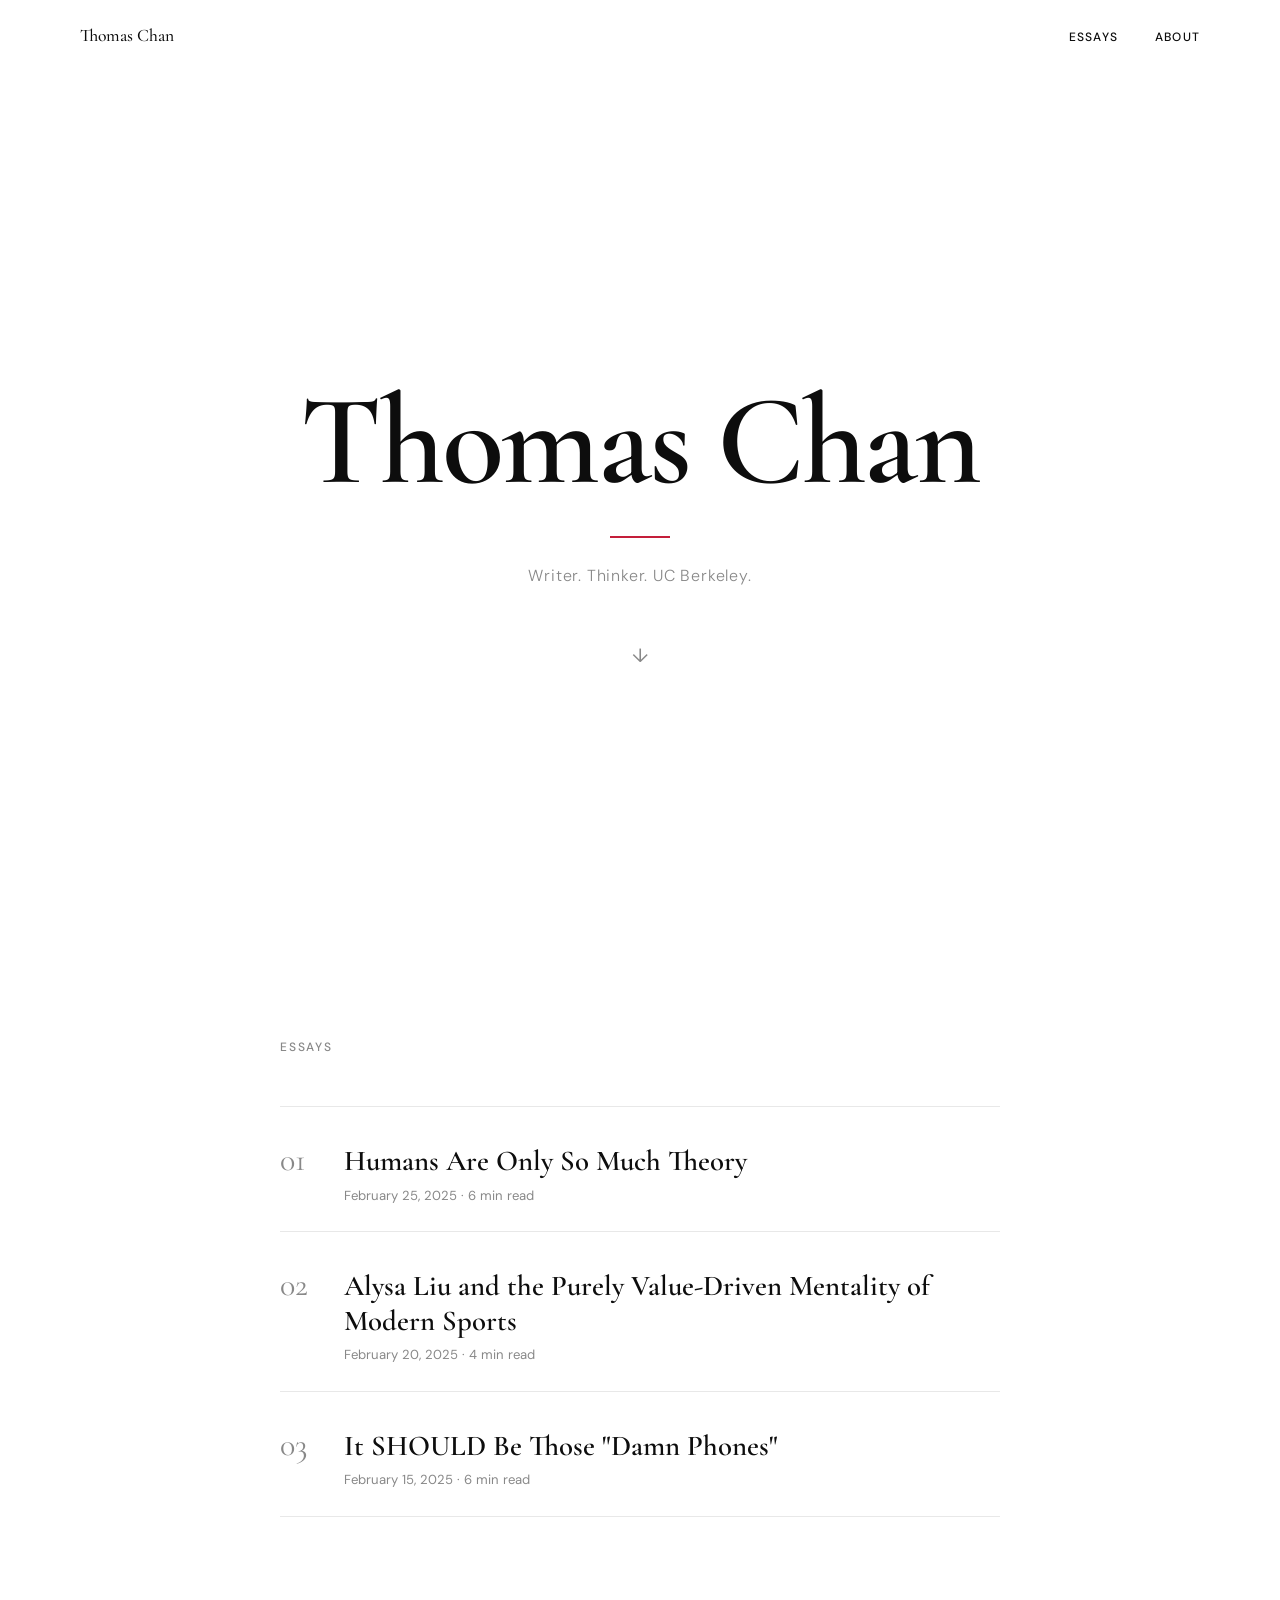
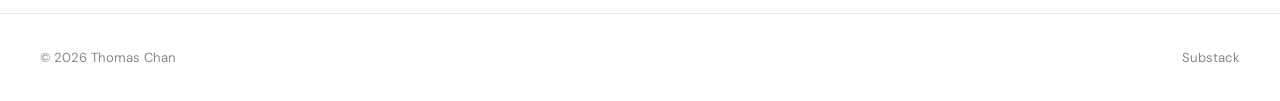
<file: index.html>
<!doctype html><html lang=en-us><head><meta name=generator content="Hugo 0.157.0"><meta charset=utf-8><meta name=viewport content="width=device-width,initial-scale=1"><title>Thomas Chan</title><meta name=description content="Writer. Thinker. UC Berkeley."><link rel=preconnect href=https://fonts.googleapis.com><link rel=preconnect href=https://fonts.gstatic.com crossorigin><link href="https://fonts.googleapis.com/css2?family=Cormorant+Garamond:ital,wght@0,400;0,500;0,600;1,400;1,500;1,600&family=DM+Sans:wght@300;400;500&display=swap" rel=stylesheet><link rel=stylesheet href=https://realchese.github.io/thomasc52/css/main.css></head><body><header class=site-header id=site-header><div class=header-inner><a href=https://realchese.github.io/ class=site-name>Thomas Chan</a><nav><a href=https://realchese.github.io/thomasc52/posts/>Essays</a>
<a href=https://realchese.github.io/thomasc52/about/>About</a></nav></div></header><main><section class=hero><div class=hero-content><h1 class=hero-name>Thomas Chan</h1><div class=hero-rule></div><p class=hero-tagline>Writer. Thinker. UC Berkeley.</p><div class=scroll-indicator>↓</div></div></section><section class=essay-list-section><h2 class=section-heading>Essays</h2><a href=/thomasc52/posts/humans-are-only-so-much-theory/ class=essay-card><span class=essay-number>01</span><div class=essay-info><span class=essay-title>Humans Are Only So Much Theory</span>
<span class=essay-meta>February 25, 2025 · 6 min read</span></div></a><a href=/thomasc52/posts/alysa-liu-value-driven-mentality/ class=essay-card><span class=essay-number>02</span><div class=essay-info><span class=essay-title>Alysa Liu and the Purely Value-Driven Mentality of Modern Sports</span>
<span class=essay-meta>February 20, 2025 · 4 min read</span></div></a><a href=/thomasc52/posts/it-should-be-those-damn-phones/ class=essay-card><span class=essay-number>03</span><div class=essay-info><span class=essay-title>It SHOULD Be Those "Damn Phones"</span>
<span class=essay-meta>February 15, 2025 · 6 min read</span></div></a></section></main><footer class=site-footer><div class=footer-inner><span>&copy; 2026 Thomas Chan</span>
<a href=https://thomaschan52.substack.com target=_blank rel=noopener>Substack</a></div></footer><script>const header=document.getElementById("site-header");window.addEventListener("scroll",()=>{header.classList.toggle("scrolled",window.scrollY>50)})</script></body></html>
</file>
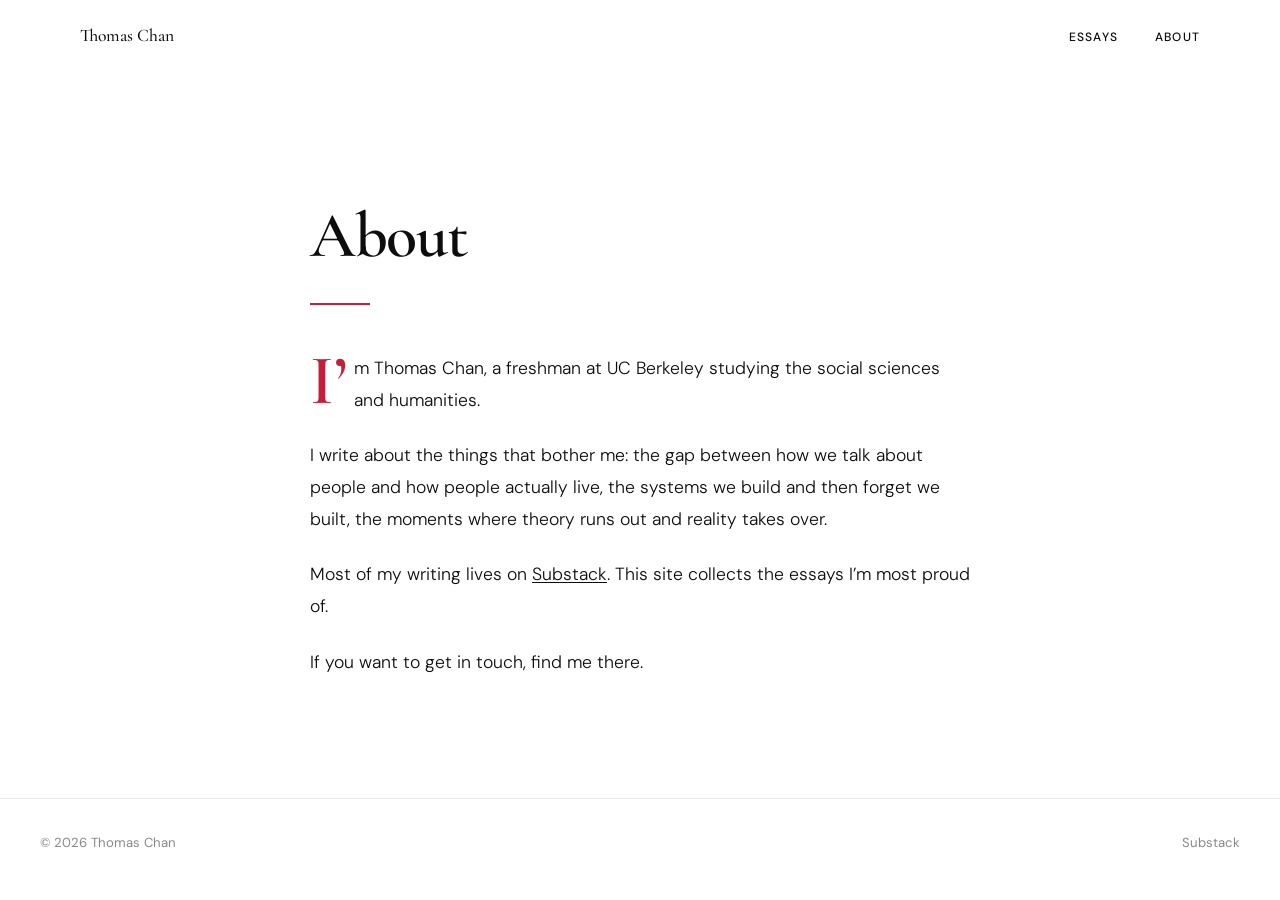
<file: about/index.html>
<!doctype html><html lang=en-us><head><meta charset=utf-8><meta name=viewport content="width=device-width,initial-scale=1"><title>About — Thomas Chan</title><meta name=description content="Writer. Thinker. UC Berkeley."><link rel=preconnect href=https://fonts.googleapis.com><link rel=preconnect href=https://fonts.gstatic.com crossorigin><link href="https://fonts.googleapis.com/css2?family=Cormorant+Garamond:ital,wght@0,400;0,500;0,600;1,400;1,500;1,600&family=DM+Sans:wght@300;400;500&display=swap" rel=stylesheet><link rel=stylesheet href=https://realchese.github.io/thomasc52/css/main.css></head><body><header class=site-header id=site-header><div class=header-inner><a href=https://realchese.github.io/ class=site-name>Thomas Chan</a><nav><a href=https://realchese.github.io/thomasc52/posts/>Essays</a>
<a href=https://realchese.github.io/thomasc52/about/>About</a></nav></div></header><main><article class=article><header class=article-header><h1 class=article-title>About</h1><div class=hero-rule></div></header><div class="article-body drop-cap"><p>I&rsquo;m Thomas Chan, a freshman at UC Berkeley studying the social sciences and humanities.</p><p>I write about the things that bother me: the gap between how we talk about people and how people actually live, the systems we build and then forget we built, the moments where theory runs out and reality takes over.</p><p>Most of my writing lives on <a href=https://thomaschan52.substack.com>Substack</a>. This site collects the essays I&rsquo;m most proud of.</p><p>If you want to get in touch, find me there.</p></div></article></main><footer class=site-footer><div class=footer-inner><span>&copy; 2026 Thomas Chan</span>
<a href=https://thomaschan52.substack.com target=_blank rel=noopener>Substack</a></div></footer><script>const header=document.getElementById("site-header");window.addEventListener("scroll",()=>{header.classList.toggle("scrolled",window.scrollY>50)})</script></body></html>
</file>
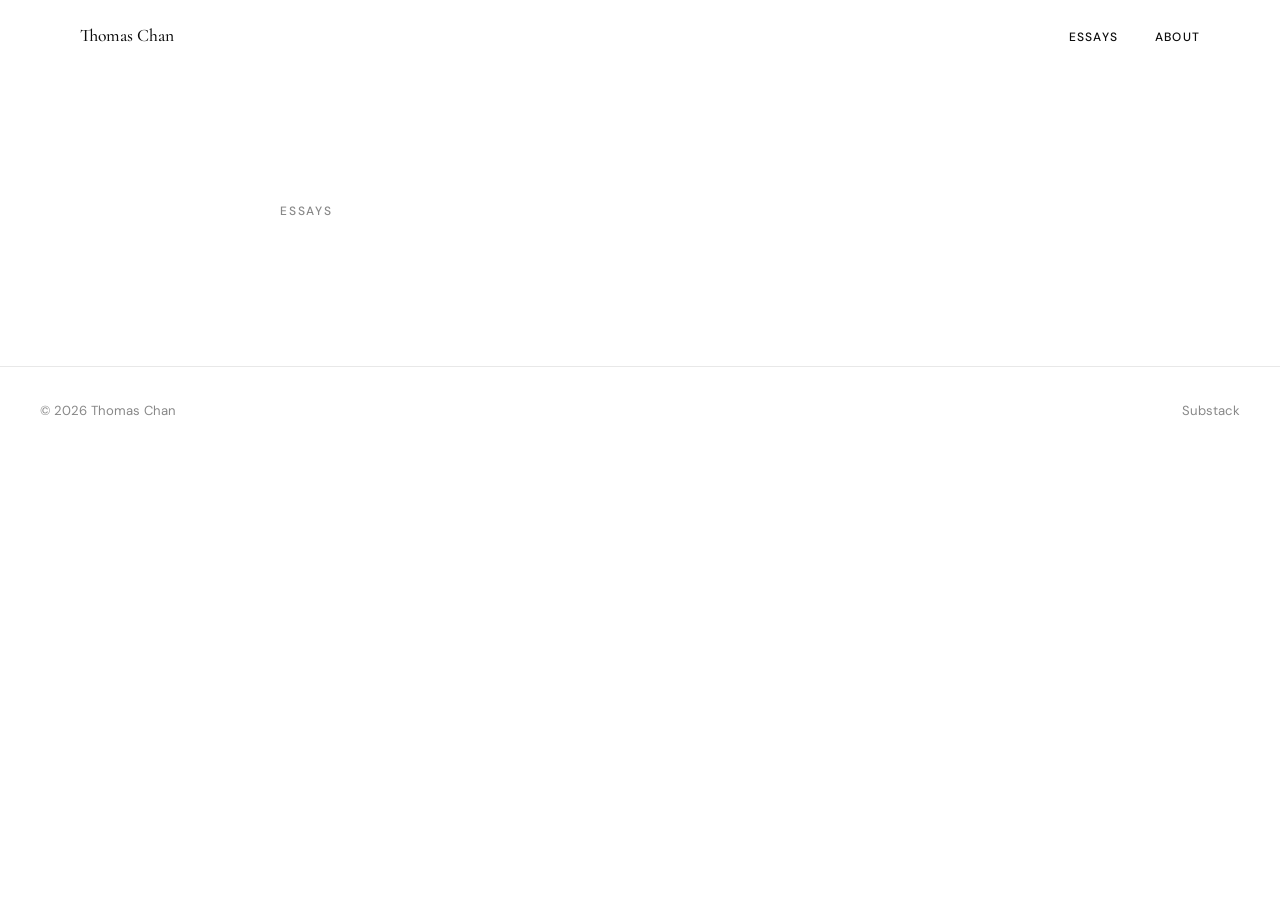
<file: categories/index.html>
<!doctype html><html lang=en-us><head><meta charset=utf-8><meta name=viewport content="width=device-width,initial-scale=1"><title>Categories — Thomas Chan</title><meta name=description content="Writer. Thinker. UC Berkeley."><link rel=preconnect href=https://fonts.googleapis.com><link rel=preconnect href=https://fonts.gstatic.com crossorigin><link href="https://fonts.googleapis.com/css2?family=Cormorant+Garamond:ital,wght@0,400;0,500;0,600;1,400;1,500;1,600&family=DM+Sans:wght@300;400;500&display=swap" rel=stylesheet><link rel=stylesheet href=https://realchese.github.io/thomasc52/css/main.css></head><body><header class=site-header id=site-header><div class=header-inner><a href=https://realchese.github.io/ class=site-name>Thomas Chan</a><nav><a href=https://realchese.github.io/thomasc52/posts/>Essays</a>
<a href=https://realchese.github.io/thomasc52/about/>About</a></nav></div></header><main><section class="essay-list-section page-list"><h2 class=section-heading>Essays</h2></section></main><footer class=site-footer><div class=footer-inner><span>&copy; 2026 Thomas Chan</span>
<a href=https://thomaschan52.substack.com target=_blank rel=noopener>Substack</a></div></footer><script>const header=document.getElementById("site-header");window.addEventListener("scroll",()=>{header.classList.toggle("scrolled",window.scrollY>50)})</script></body></html>
</file>
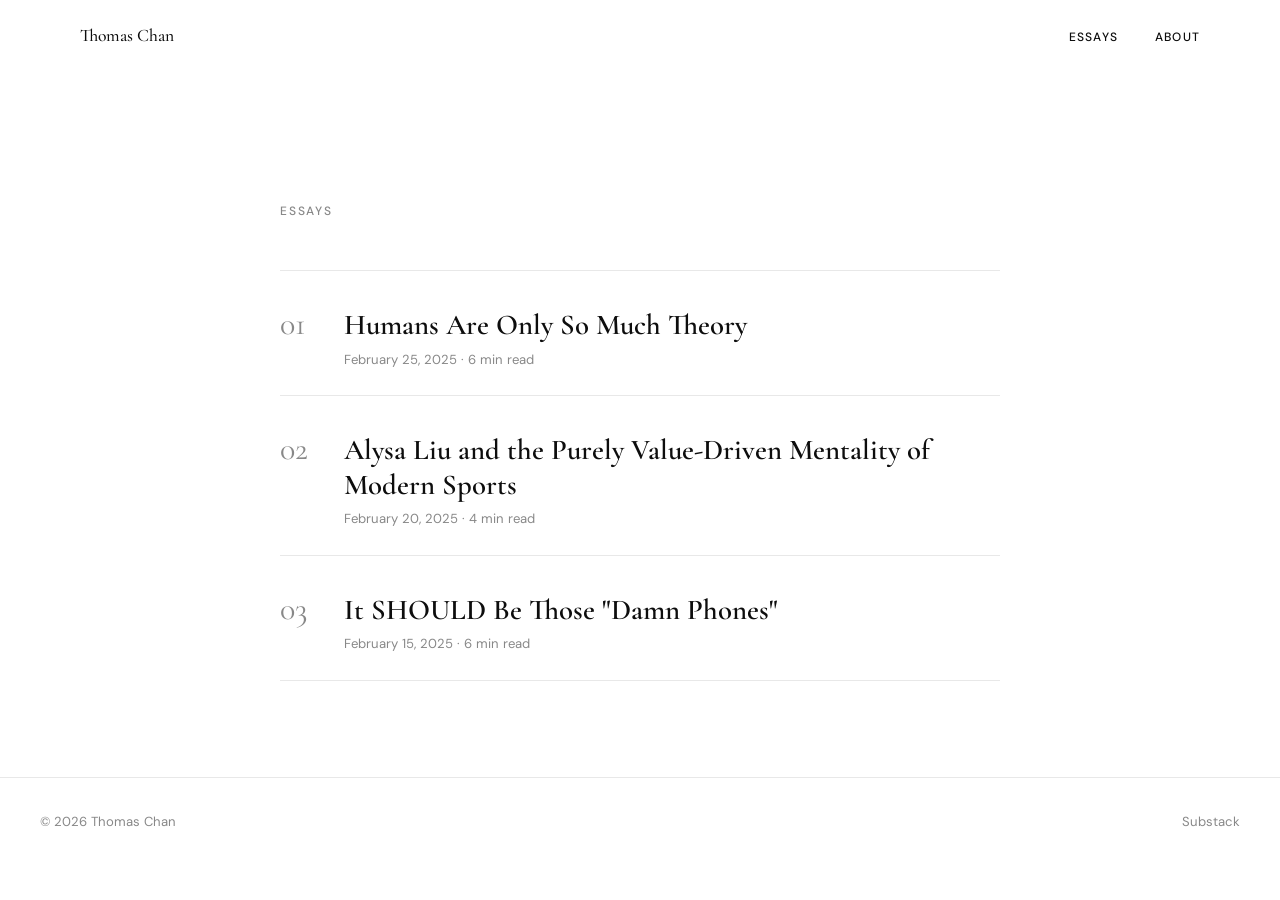
<file: posts/index.html>
<!doctype html><html lang=en-us><head><meta charset=utf-8><meta name=viewport content="width=device-width,initial-scale=1"><title>Posts — Thomas Chan</title><meta name=description content="Writer. Thinker. UC Berkeley."><link rel=preconnect href=https://fonts.googleapis.com><link rel=preconnect href=https://fonts.gstatic.com crossorigin><link href="https://fonts.googleapis.com/css2?family=Cormorant+Garamond:ital,wght@0,400;0,500;0,600;1,400;1,500;1,600&family=DM+Sans:wght@300;400;500&display=swap" rel=stylesheet><link rel=stylesheet href=https://realchese.github.io/thomasc52/css/main.css></head><body><header class=site-header id=site-header><div class=header-inner><a href=https://realchese.github.io/ class=site-name>Thomas Chan</a><nav><a href=https://realchese.github.io/thomasc52/posts/>Essays</a>
<a href=https://realchese.github.io/thomasc52/about/>About</a></nav></div></header><main><section class="essay-list-section page-list"><h2 class=section-heading>Essays</h2><a href=/thomasc52/posts/humans-are-only-so-much-theory/ class=essay-card><span class=essay-number>01</span><div class=essay-info><span class=essay-title>Humans Are Only So Much Theory</span>
<span class=essay-meta>February 25, 2025 · 6 min read</span></div></a><a href=/thomasc52/posts/alysa-liu-value-driven-mentality/ class=essay-card><span class=essay-number>02</span><div class=essay-info><span class=essay-title>Alysa Liu and the Purely Value-Driven Mentality of Modern Sports</span>
<span class=essay-meta>February 20, 2025 · 4 min read</span></div></a><a href=/thomasc52/posts/it-should-be-those-damn-phones/ class=essay-card><span class=essay-number>03</span><div class=essay-info><span class=essay-title>It SHOULD Be Those "Damn Phones"</span>
<span class=essay-meta>February 15, 2025 · 6 min read</span></div></a></section></main><footer class=site-footer><div class=footer-inner><span>&copy; 2026 Thomas Chan</span>
<a href=https://thomaschan52.substack.com target=_blank rel=noopener>Substack</a></div></footer><script>const header=document.getElementById("site-header");window.addEventListener("scroll",()=>{header.classList.toggle("scrolled",window.scrollY>50)})</script></body></html>
</file>
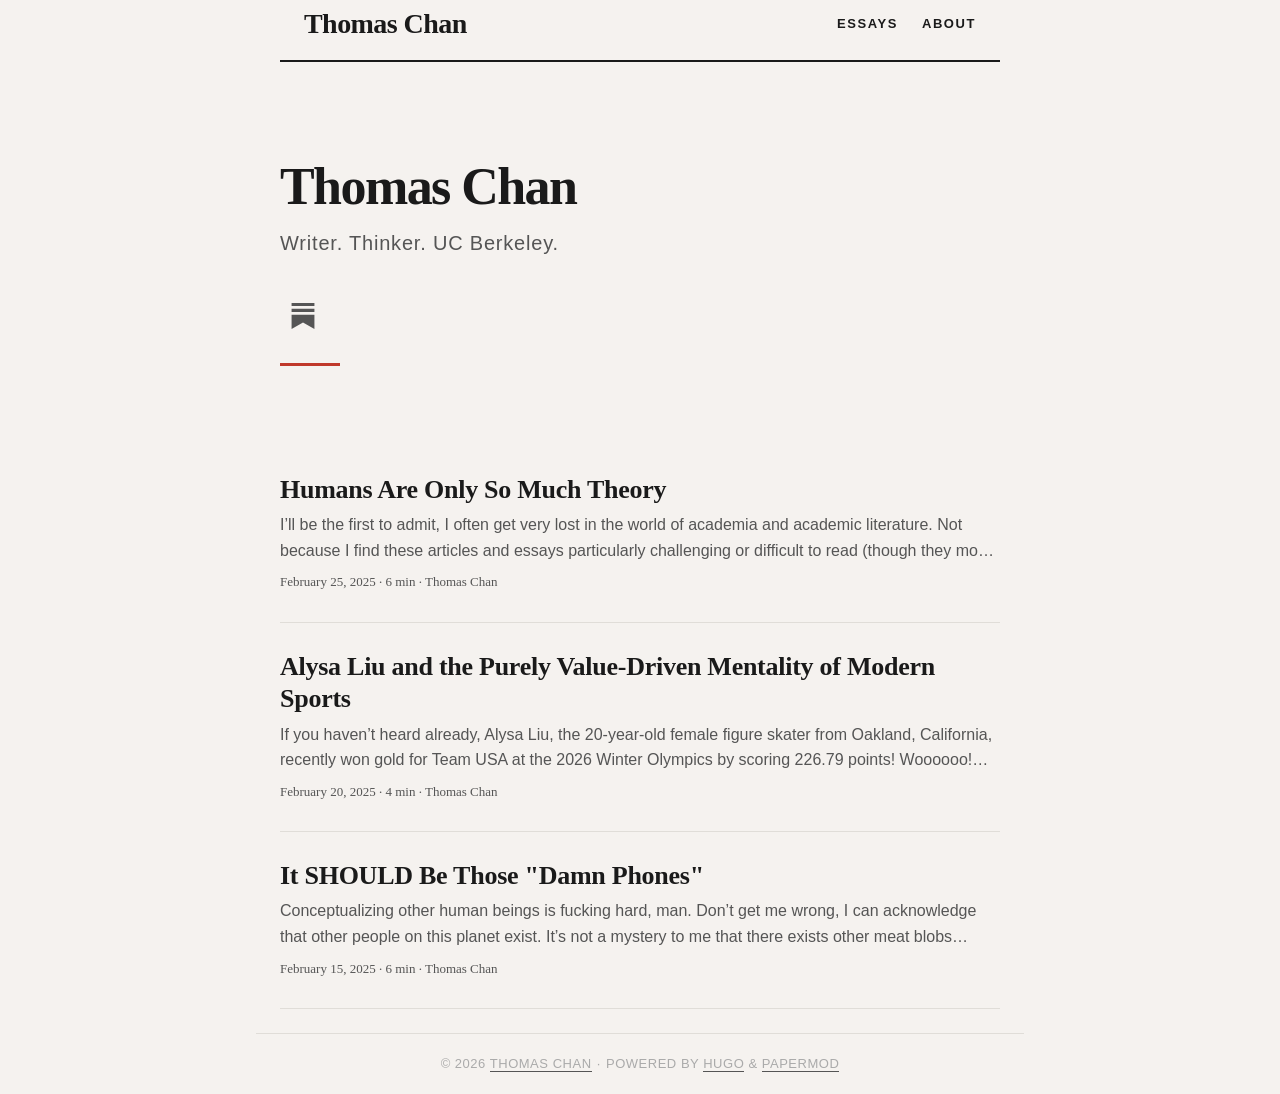
<file: public/index.html>
<!doctype html><html lang=en dir=auto data-theme=light><head><meta name=generator content="Hugo 0.157.0"><meta charset=utf-8><meta http-equiv=X-UA-Compatible content="IE=edge"><meta name=viewport content="width=device-width,initial-scale=1,shrink-to-fit=no"><meta name=robots content="index, follow"><title>Thomas Chan</title><meta name=description content="Essays on culture, politics, and what it means to be human."><meta name=author content="Thomas Chan"><link rel=canonical href=https://realchese.github.io/><link crossorigin=anonymous href=/assets/css/stylesheet.975cc16bb5902cdb1ccc7909304579484537a34da1363fd85e432636aef70611.css integrity="sha256-l1zBa7WQLNsczHkJMEV5SEU3o02hNj/YXkMmNq73BhE=" rel="preload stylesheet" as=style><link rel=icon href=https://realchese.github.io/favicon.ico><link rel=icon type=image/png sizes=16x16 href=https://realchese.github.io/favicon-16x16.png><link rel=icon type=image/png sizes=32x32 href=https://realchese.github.io/favicon-32x32.png><link rel=apple-touch-icon href=https://realchese.github.io/apple-touch-icon.png><link rel=mask-icon href=https://realchese.github.io/safari-pinned-tab.svg><meta name=theme-color content="#2e2e33"><meta name=msapplication-TileColor content="#2e2e33"><link rel=alternate type=application/rss+xml href=https://realchese.github.io/index.xml title=rss><link rel=alternate hreflang=en href=https://realchese.github.io/><noscript><style>#theme-toggle,.top-link{display:none}</style></noscript><meta property="og:url" content="https://realchese.github.io/"><meta property="og:site_name" content="Thomas Chan"><meta property="og:title" content="Thomas Chan"><meta property="og:description" content="Essays on culture, politics, and what it means to be human."><meta property="og:locale" content="en-us"><meta property="og:type" content="website"><meta name=twitter:card content="summary"><meta name=twitter:title content="Thomas Chan"><meta name=twitter:description content="Essays on culture, politics, and what it means to be human."><script type=application/ld+json>{"@context":"https://schema.org","@type":"Organization","name":"Thomas Chan","url":"https://realchese.github.io/","description":"Essays on culture, politics, and what it means to be human.","logo":"https://realchese.github.io/favicon.ico","sameAs":["https://thomaschan52.substack.com"]}</script></head><body class=list id=top><header class=header><nav class=nav><div class=logo><a href=https://realchese.github.io/ accesskey=h title="Thomas Chan (Alt + H)">Thomas Chan</a><div class=logo-switches></div></div><ul id=menu><li><a href=https://realchese.github.io/posts/ title=Essays><span>Essays</span></a></li><li><a href=https://realchese.github.io/about/ title=About><span>About</span></a></li></ul></nav></header><main class=main><article class="first-entry home-info"><header class=entry-header><h1>Thomas Chan</h1></header><div class=entry-content>Writer. Thinker. UC Berkeley.</div><footer class=entry-footer><div class=social-icons><a href=https://thomaschan52.substack.com target=_blank rel="noopener noreferrer me" title=Substack><svg viewBox="0 0 24 24" fill="currentColor" stroke-width="2"><path d="M22.539 8.242H1.46V5.406h21.08v2.836zM1.46 10.812V24L12 18.11 22.54 24V10.812H1.46zM22.54.0H1.46v2.836h21.08V0z"/></svg></a></div></footer></article><article class=post-entry><header class=entry-header><h2 class=entry-hint-parent>Humans Are Only So Much Theory</h2></header><div class=entry-content><p>I’ll be the first to admit, I often get very lost in the world of academia and academic literature.
Not because I find these articles and essays particularly challenging or difficult to read (though they most certainly are), but because I very frequently find myself feeling very detached from what it is I am reading. Especially when it comes to the social sciences. I’ll explain what I mean.
Currently, my entire college schedule consists purely of four social sciences and humanities courses: a course in anthropology, a course in economics, a course philosophy, and a course in English. During the semester, my actual course work consists mostly of reading other scholars’ work, being told to remember some philosopher’s notion about the way human beings are or a poet’s genius hidden within his words.
...</p></div><footer class=entry-footer><span title='2025-02-25 00:00:00 +0000 UTC'>February 25, 2025</span>&nbsp;·&nbsp;<span>6 min</span>&nbsp;·&nbsp;<span>Thomas Chan</span></footer><a class=entry-link aria-label="post link to Humans Are Only So Much Theory" href=https://realchese.github.io/posts/humans-are-only-so-much-theory/></a></article><article class=post-entry><header class=entry-header><h2 class=entry-hint-parent>Alysa Liu and the Purely Value-Driven Mentality of Modern Sports</h2></header><div class=entry-content><p>If you haven’t heard already, Alysa Liu, the 20-year-old female figure skater from Oakland, California, recently won gold for Team USA at the 2026 Winter Olympics by scoring 226.79 points! Woooooo! USA, USA, USA!
But, wait a minute, if all that happened was that Alysa Liu won Team USA a gold medal at the Olympics and, at least for a brief moment, united our nation’s vast partisan differences through her winning of the first female figure skating gold medal in nearly 24 years for the United States, why the hell am I even writing an article about this? Isn’t this topic already oversaturated enough?
...</p></div><footer class=entry-footer><span title='2025-02-20 00:00:00 +0000 UTC'>February 20, 2025</span>&nbsp;·&nbsp;<span>4 min</span>&nbsp;·&nbsp;<span>Thomas Chan</span></footer><a class=entry-link aria-label="post link to Alysa Liu and the Purely Value-Driven Mentality of Modern Sports" href=https://realchese.github.io/posts/alysa-liu-value-driven-mentality/></a></article><article class=post-entry><header class=entry-header><h2 class=entry-hint-parent>It SHOULD Be Those "Damn Phones"</h2></header><div class=entry-content><p>Conceptualizing other human beings is fucking hard, man.
Don’t get me wrong, I can acknowledge that other people on this planet exist. It’s not a mystery to me that there exists other meat blobs walking around with a mind of their own (this is not a post on solipsism, in case you were wondering).
Yet, despite my experience and knowledge of the intricate lives of many of the closest individuals to me, the one task that seemingly is the most difficult to grasp is developing an actual empathy for strangers.
...</p></div><footer class=entry-footer><span title='2025-02-15 00:00:00 +0000 UTC'>February 15, 2025</span>&nbsp;·&nbsp;<span>6 min</span>&nbsp;·&nbsp;<span>Thomas Chan</span></footer><a class=entry-link aria-label='post link to It SHOULD Be Those "Damn Phones"' href=https://realchese.github.io/posts/it-should-be-those-damn-phones/></a></article></main><footer class=footer><span>&copy; 2026 <a href=https://realchese.github.io/>Thomas Chan</a></span> ·
<span>Powered by
<a href=https://gohugo.io/ rel="noopener noreferrer" target=_blank>Hugo</a> &
<a href=https://github.com/adityatelange/hugo-PaperMod/ rel=noopener target=_blank>PaperMod</a></span></footer><a href=#top aria-label="go to top" title="Go to Top (Alt + G)" class=top-link id=top-link accesskey=g><svg viewBox="0 0 12 6" fill="currentColor"><path d="M12 6H0l6-6z"/></svg>
</a><script>let menu=document.getElementById("menu");if(menu){const e=localStorage.getItem("menu-scroll-position");e&&(menu.scrollLeft=parseInt(e,10)),menu.onscroll=function(){localStorage.setItem("menu-scroll-position",menu.scrollLeft)}}document.querySelectorAll('a[href^="#"]').forEach(e=>{e.addEventListener("click",function(e){e.preventDefault();var t=this.getAttribute("href").substr(1);window.matchMedia("(prefers-reduced-motion: reduce)").matches?document.querySelector(`[id='${decodeURIComponent(t)}']`).scrollIntoView():document.querySelector(`[id='${decodeURIComponent(t)}']`).scrollIntoView({behavior:"smooth"}),t==="top"?history.replaceState(null,null," "):history.pushState(null,null,`#${t}`)})})</script><script>var mybutton=document.getElementById("top-link");window.onscroll=function(){document.body.scrollTop>800||document.documentElement.scrollTop>800?(mybutton.style.visibility="visible",mybutton.style.opacity="1"):(mybutton.style.visibility="hidden",mybutton.style.opacity="0")}</script></body></html>
</file>
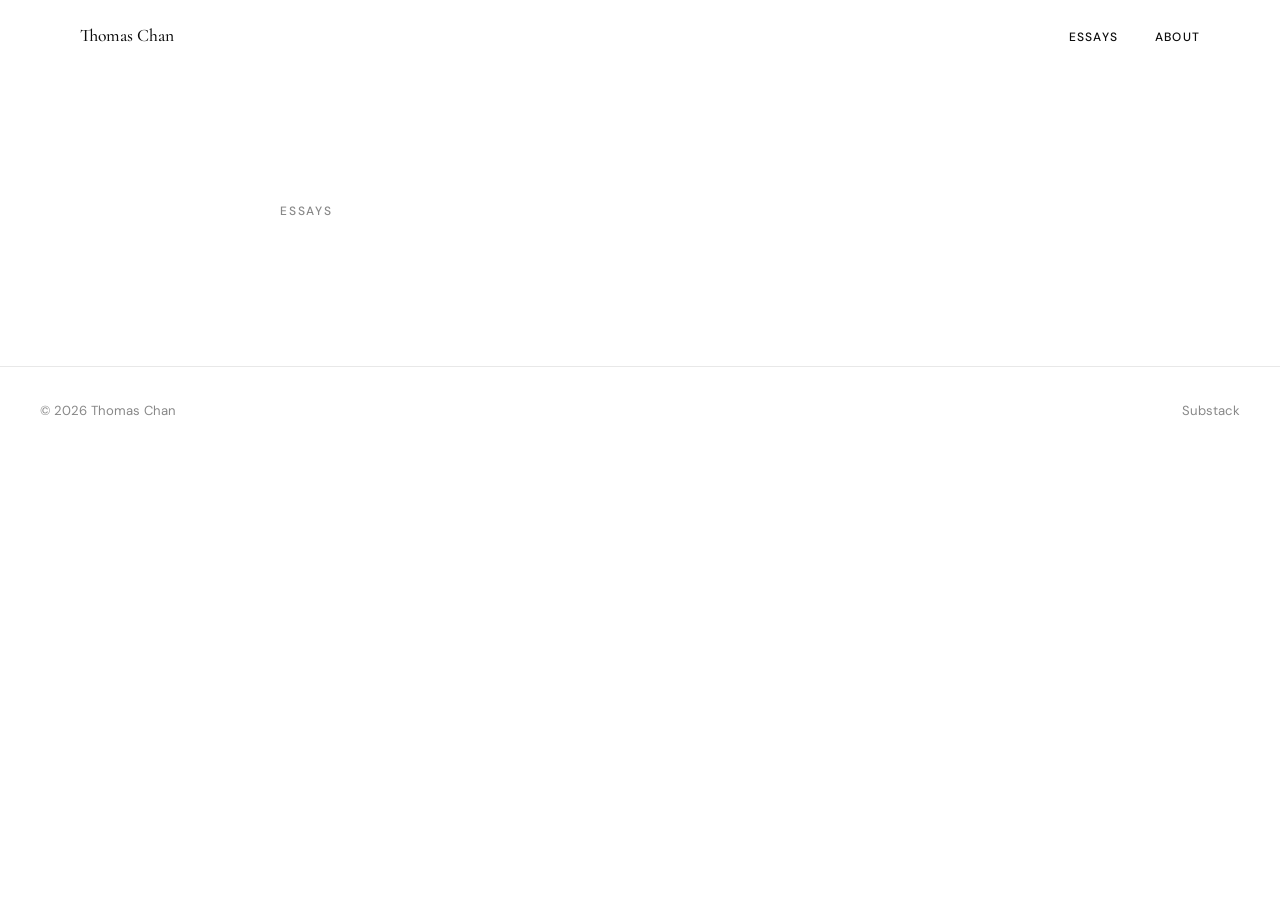
<file: tags/index.html>
<!doctype html><html lang=en-us><head><meta charset=utf-8><meta name=viewport content="width=device-width,initial-scale=1"><title>Tags — Thomas Chan</title><meta name=description content="Writer. Thinker. UC Berkeley."><link rel=preconnect href=https://fonts.googleapis.com><link rel=preconnect href=https://fonts.gstatic.com crossorigin><link href="https://fonts.googleapis.com/css2?family=Cormorant+Garamond:ital,wght@0,400;0,500;0,600;1,400;1,500;1,600&family=DM+Sans:wght@300;400;500&display=swap" rel=stylesheet><link rel=stylesheet href=https://realchese.github.io/thomasc52/css/main.css></head><body><header class=site-header id=site-header><div class=header-inner><a href=https://realchese.github.io/ class=site-name>Thomas Chan</a><nav><a href=https://realchese.github.io/thomasc52/posts/>Essays</a>
<a href=https://realchese.github.io/thomasc52/about/>About</a></nav></div></header><main><section class="essay-list-section page-list"><h2 class=section-heading>Essays</h2></section></main><footer class=site-footer><div class=footer-inner><span>&copy; 2026 Thomas Chan</span>
<a href=https://thomaschan52.substack.com target=_blank rel=noopener>Substack</a></div></footer><script>const header=document.getElementById("site-header");window.addEventListener("scroll",()=>{header.classList.toggle("scrolled",window.scrollY>50)})</script></body></html>
</file>
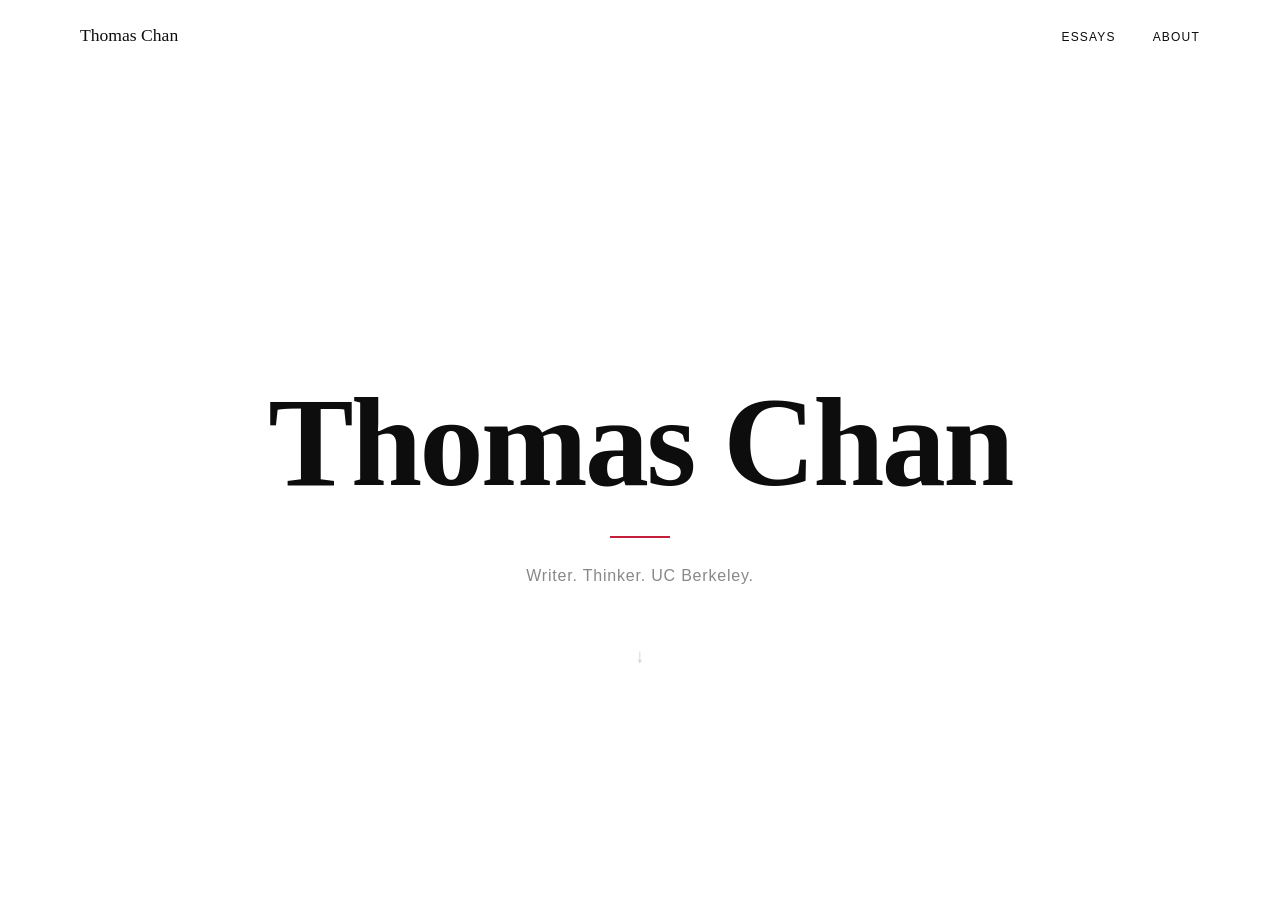
<file: page/1/index.html>
<!doctype html><html lang=en-us><head><title>https://realchese.github.io/thomasc52/</title><link rel=canonical href=https://realchese.github.io/thomasc52/><meta charset=utf-8><meta http-equiv=refresh content="0; url=https://realchese.github.io/thomasc52/"></head></html>
</file>
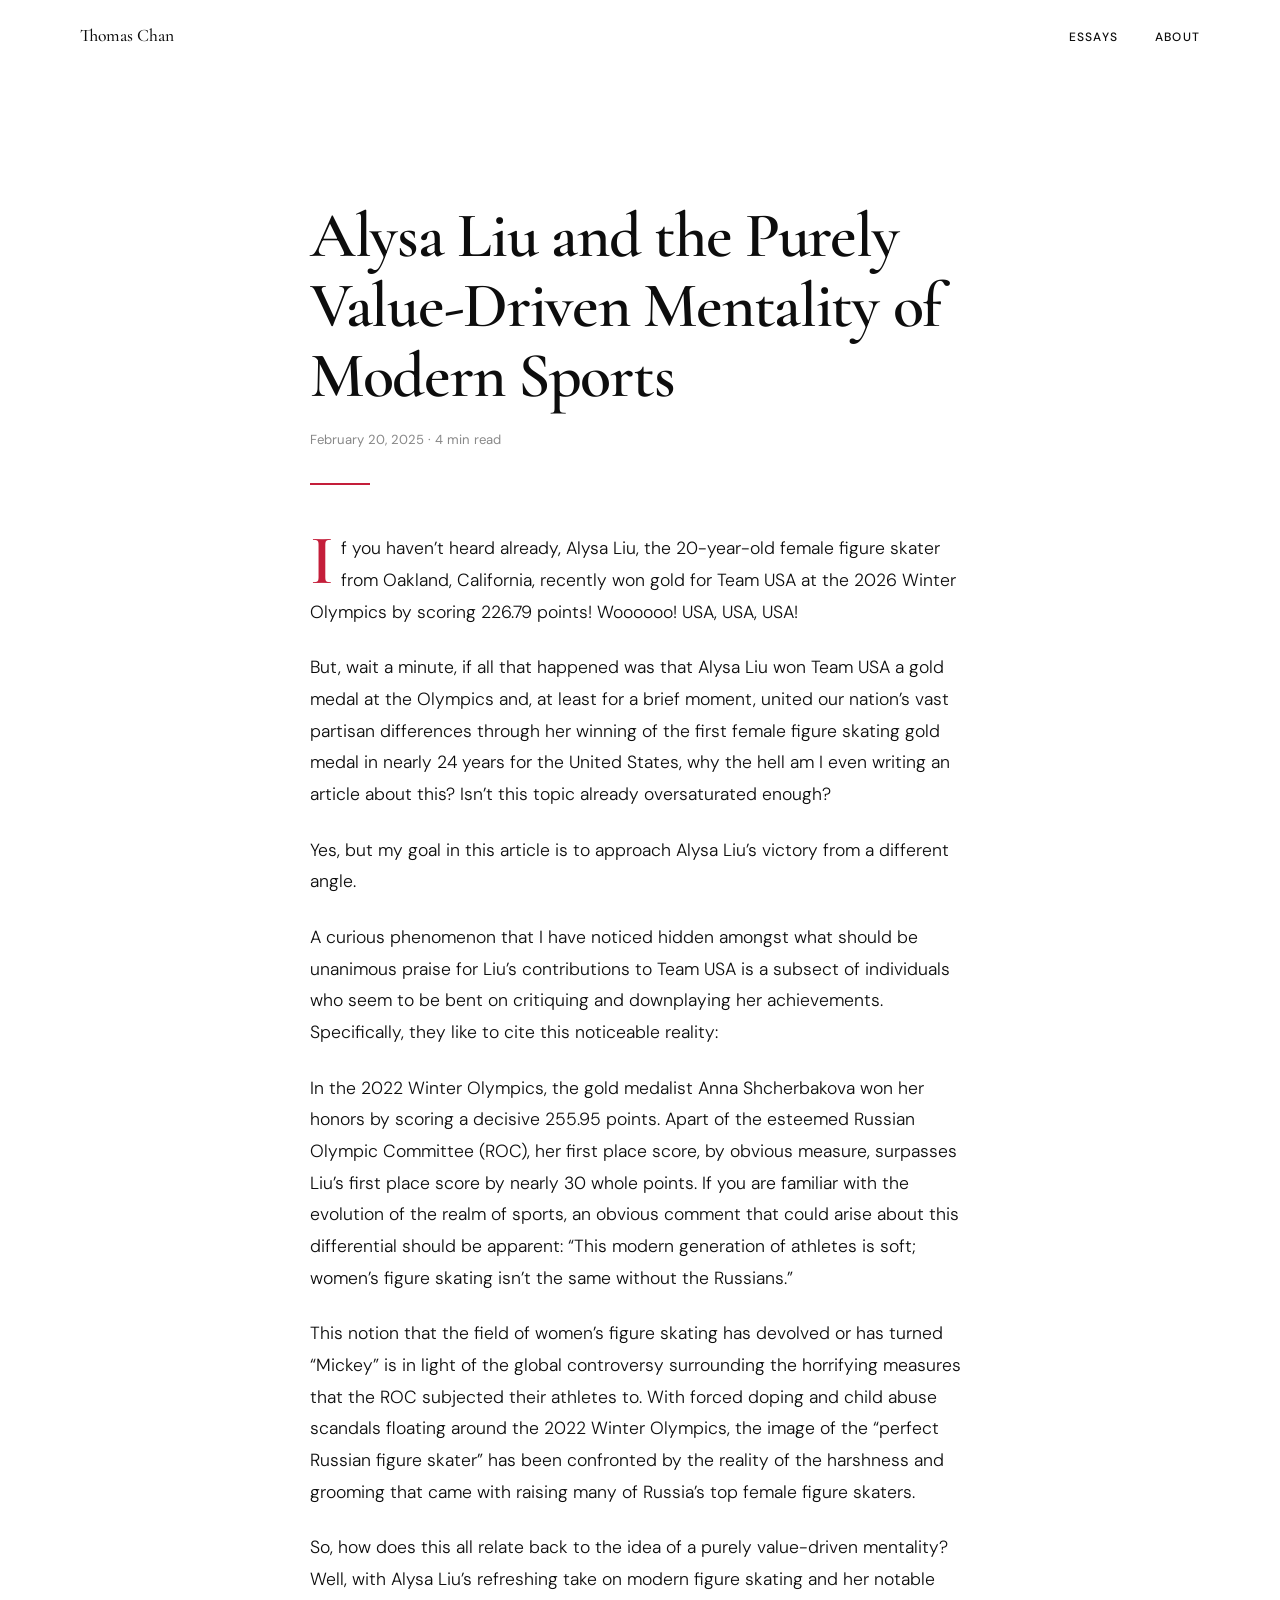
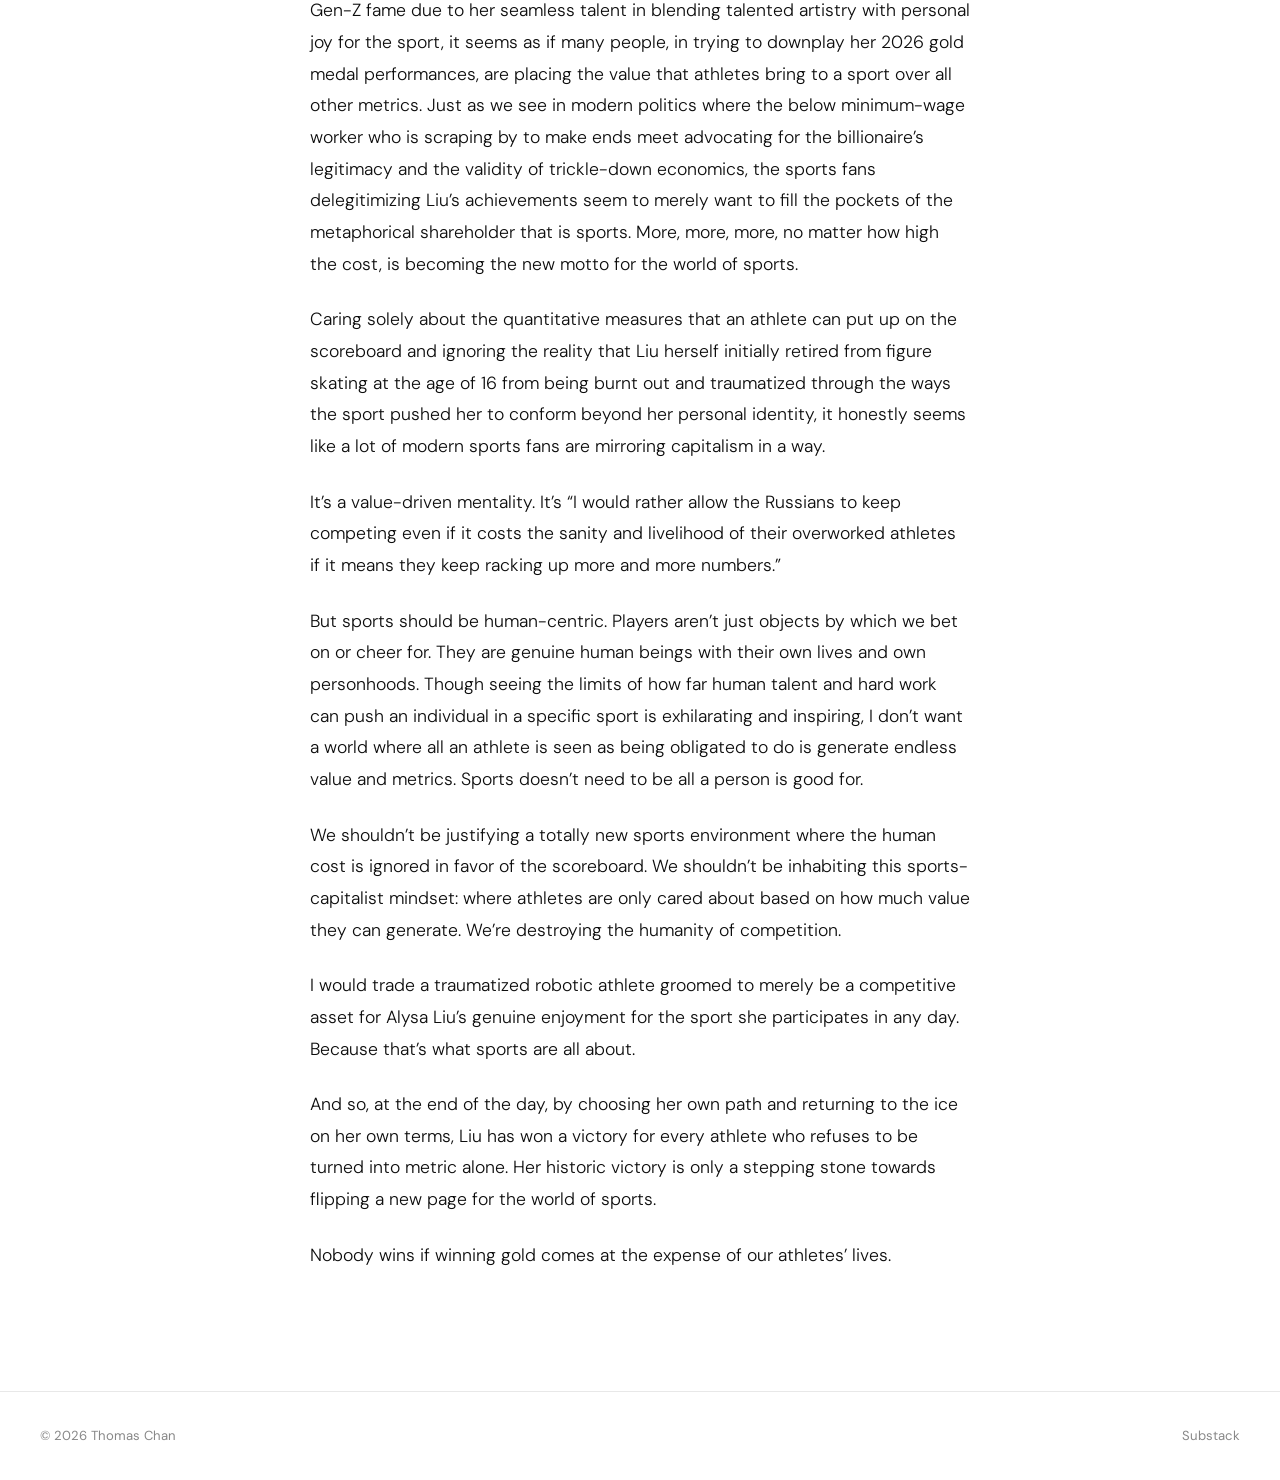
<file: posts/alysa-liu-value-driven-mentality/index.html>
<!doctype html><html lang=en-us><head><meta charset=utf-8><meta name=viewport content="width=device-width,initial-scale=1"><title>Alysa Liu and the Purely Value-Driven Mentality of Modern Sports — Thomas Chan</title><meta name=description content="How the obsession with metrics in sports mirrors capitalism and strips athletes of their humanity."><link rel=preconnect href=https://fonts.googleapis.com><link rel=preconnect href=https://fonts.gstatic.com crossorigin><link href="https://fonts.googleapis.com/css2?family=Cormorant+Garamond:ital,wght@0,400;0,500;0,600;1,400;1,500;1,600&family=DM+Sans:wght@300;400;500&display=swap" rel=stylesheet><link rel=stylesheet href=https://realchese.github.io/thomasc52/css/main.css></head><body><header class=site-header id=site-header><div class=header-inner><a href=https://realchese.github.io/ class=site-name>Thomas Chan</a><nav><a href=https://realchese.github.io/thomasc52/posts/>Essays</a>
<a href=https://realchese.github.io/thomasc52/about/>About</a></nav></div></header><main><article class=article><header class=article-header><h1 class=article-title>Alysa Liu and the Purely Value-Driven Mentality of Modern Sports</h1><p class=article-meta>February 20, 2025 · 4 min read</p><div class=hero-rule></div></header><div class="article-body drop-cap"><p>If you haven&rsquo;t heard already, Alysa Liu, the 20-year-old female figure skater from Oakland, California, recently won gold for Team USA at the 2026 Winter Olympics by scoring 226.79 points! Woooooo! USA, USA, USA!</p><p>But, wait a minute, if all that happened was that Alysa Liu won Team USA a gold medal at the Olympics and, at least for a brief moment, united our nation&rsquo;s vast partisan differences through her winning of the first female figure skating gold medal in nearly 24 years for the United States, why the hell am I even writing an article about this? Isn&rsquo;t this topic already oversaturated enough?</p><p>Yes, but my goal in this article is to approach Alysa Liu&rsquo;s victory from a different angle.</p><p>A curious phenomenon that I have noticed hidden amongst what should be unanimous praise for Liu&rsquo;s contributions to Team USA is a subsect of individuals who seem to be bent on critiquing and downplaying her achievements. Specifically, they like to cite this noticeable reality:</p><p>In the 2022 Winter Olympics, the gold medalist Anna Shcherbakova won her honors by scoring a decisive 255.95 points. Apart of the esteemed Russian Olympic Committee (ROC), her first place score, by obvious measure, surpasses Liu&rsquo;s first place score by nearly 30 whole points. If you are familiar with the evolution of the realm of sports, an obvious comment that could arise about this differential should be apparent: &ldquo;This modern generation of athletes is soft; women&rsquo;s figure skating isn&rsquo;t the same without the Russians.&rdquo;</p><p>This notion that the field of women&rsquo;s figure skating has devolved or has turned &ldquo;Mickey&rdquo; is in light of the global controversy surrounding the horrifying measures that the ROC subjected their athletes to. With forced doping and child abuse scandals floating around the 2022 Winter Olympics, the image of the &ldquo;perfect Russian figure skater&rdquo; has been confronted by the reality of the harshness and grooming that came with raising many of Russia&rsquo;s top female figure skaters.</p><p>So, how does this all relate back to the idea of a purely value-driven mentality? Well, with Alysa Liu&rsquo;s refreshing take on modern figure skating and her notable Gen-Z fame due to her seamless talent in blending talented artistry with personal joy for the sport, it seems as if many people, in trying to downplay her 2026 gold medal performances, are placing the value that athletes bring to a sport over all other metrics. Just as we see in modern politics where the below minimum-wage worker who is scraping by to make ends meet advocating for the billionaire&rsquo;s legitimacy and the validity of trickle-down economics, the sports fans delegitimizing Liu&rsquo;s achievements seem to merely want to fill the pockets of the metaphorical shareholder that is sports. More, more, more, no matter how high the cost, is becoming the new motto for the world of sports.</p><p>Caring solely about the quantitative measures that an athlete can put up on the scoreboard and ignoring the reality that Liu herself initially retired from figure skating at the age of 16 from being burnt out and traumatized through the ways the sport pushed her to conform beyond her personal identity, it honestly seems like a lot of modern sports fans are mirroring capitalism in a way.</p><p>It&rsquo;s a value-driven mentality. It&rsquo;s &ldquo;I would rather allow the Russians to keep competing even if it costs the sanity and livelihood of their overworked athletes if it means they keep racking up more and more numbers.&rdquo;</p><p>But sports should be human-centric. Players aren&rsquo;t just objects by which we bet on or cheer for. They are genuine human beings with their own lives and own personhoods. Though seeing the limits of how far human talent and hard work can push an individual in a specific sport is exhilarating and inspiring, I don&rsquo;t want a world where all an athlete is seen as being obligated to do is generate endless value and metrics. Sports doesn&rsquo;t need to be all a person is good for.</p><p>We shouldn&rsquo;t be justifying a totally new sports environment where the human cost is ignored in favor of the scoreboard. We shouldn&rsquo;t be inhabiting this sports-capitalist mindset: where athletes are only cared about based on how much value they can generate. We&rsquo;re destroying the humanity of competition.</p><p>I would trade a traumatized robotic athlete groomed to merely be a competitive asset for Alysa Liu&rsquo;s genuine enjoyment for the sport she participates in any day. Because that&rsquo;s what sports are all about.</p><p>And so, at the end of the day, by choosing her own path and returning to the ice on her own terms, Liu has won a victory for every athlete who refuses to be turned into metric alone. Her historic victory is only a stepping stone towards flipping a new page for the world of sports.</p><p>Nobody wins if winning gold comes at the expense of our athletes&rsquo; lives.</p></div></article></main><footer class=site-footer><div class=footer-inner><span>&copy; 2026 Thomas Chan</span>
<a href=https://thomaschan52.substack.com target=_blank rel=noopener>Substack</a></div></footer><script>const header=document.getElementById("site-header");window.addEventListener("scroll",()=>{header.classList.toggle("scrolled",window.scrollY>50)})</script></body></html>
</file>
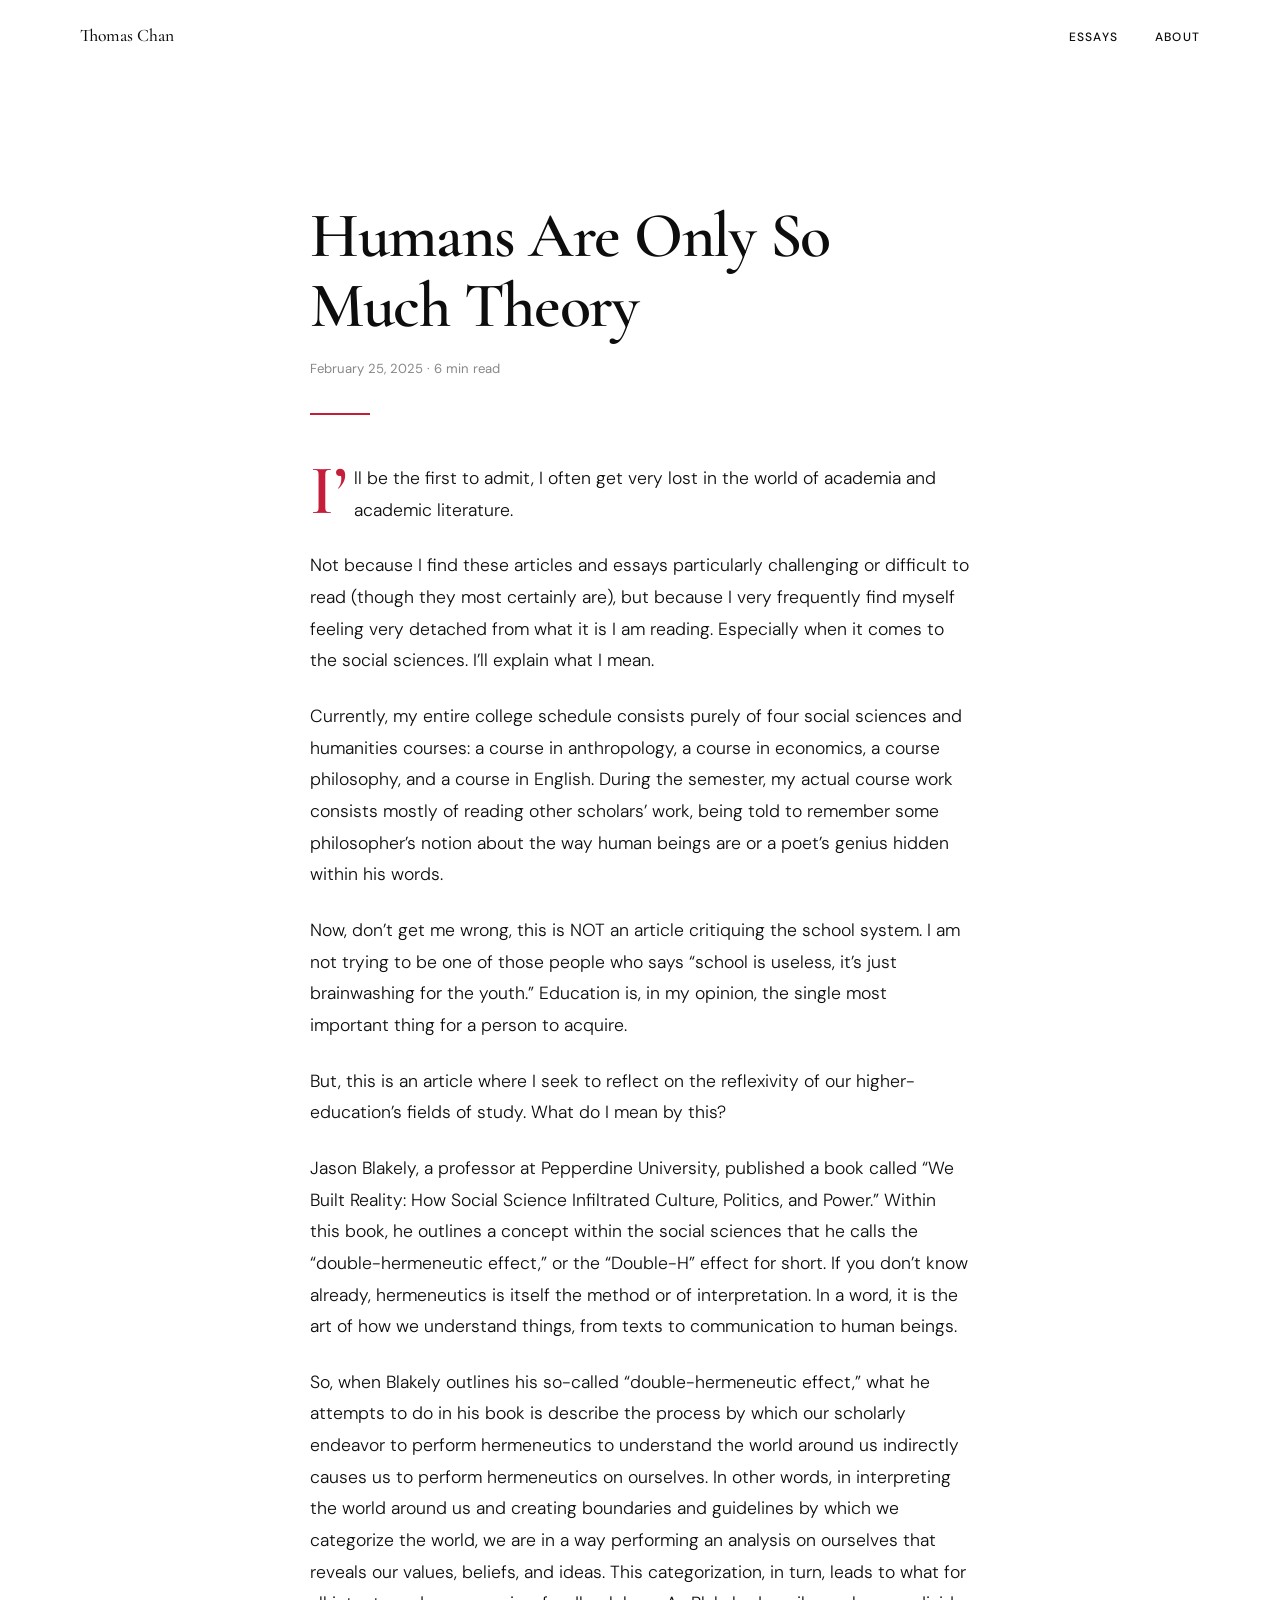
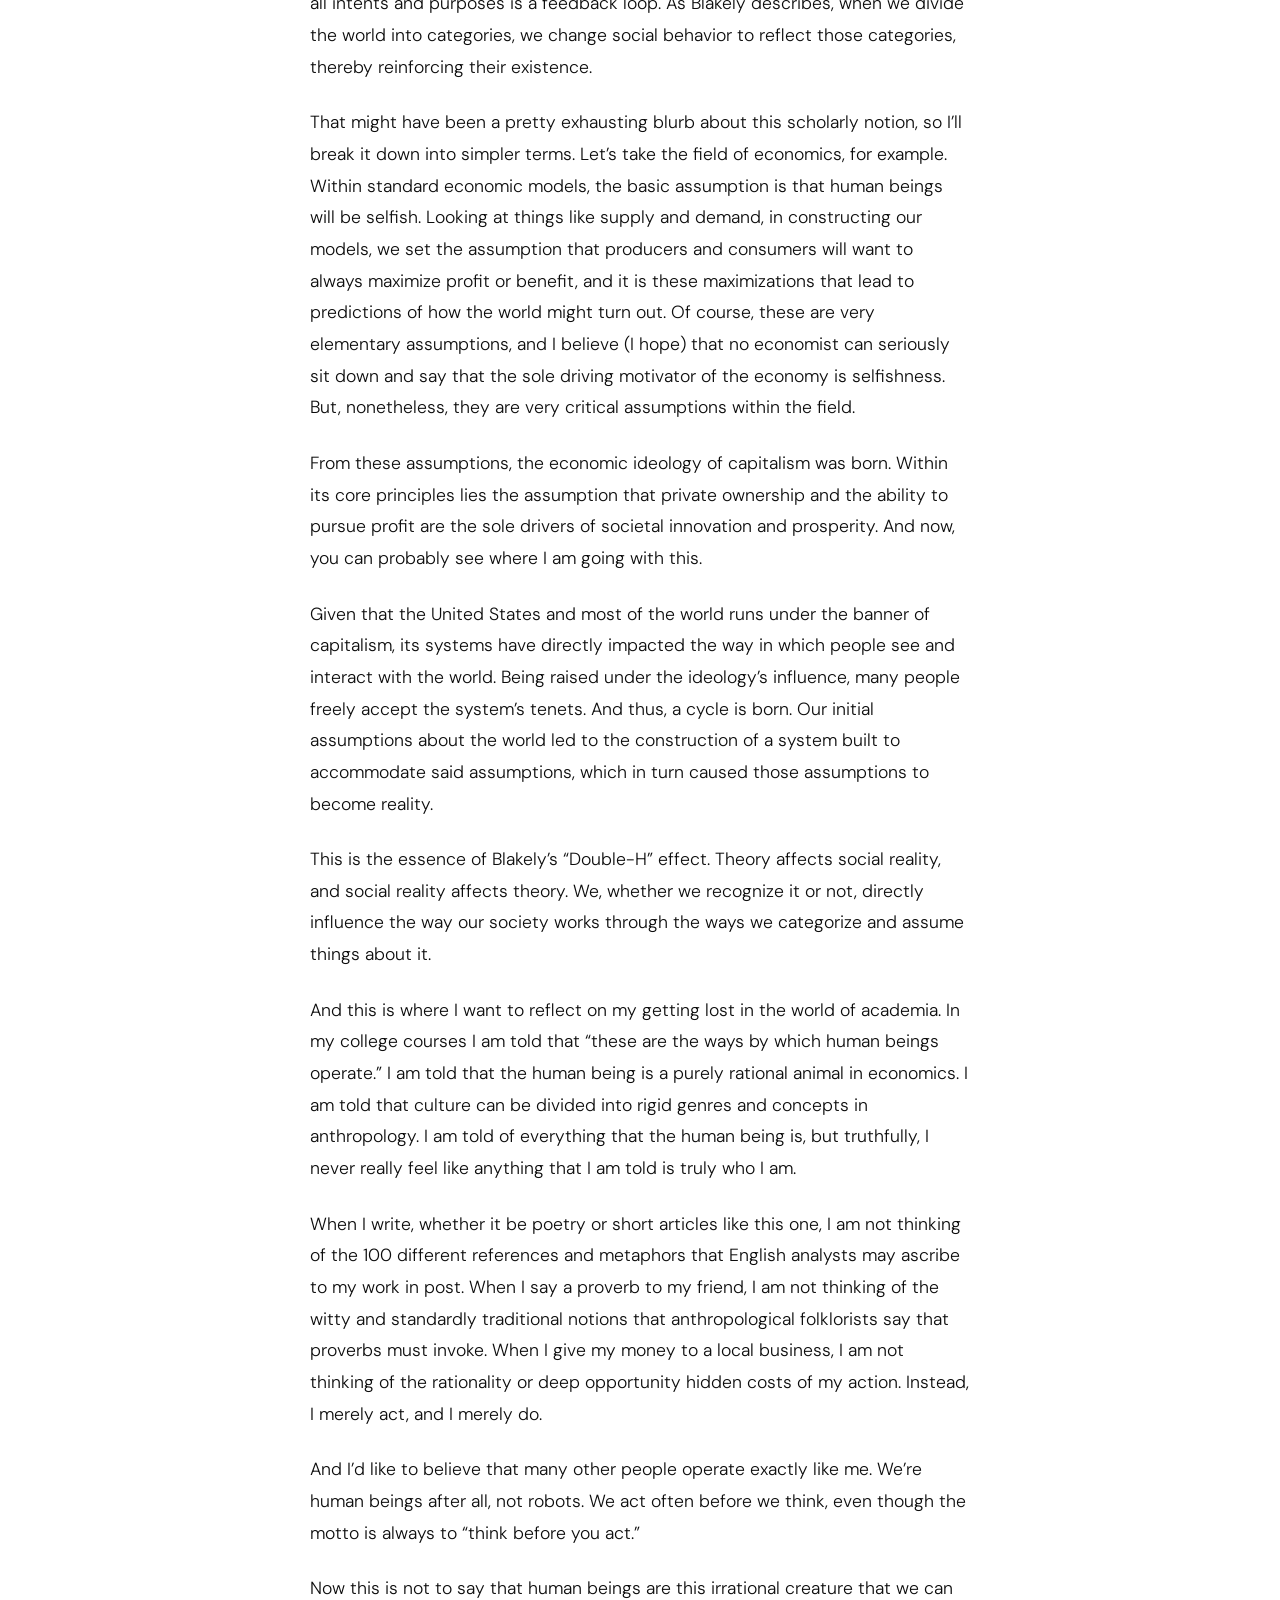
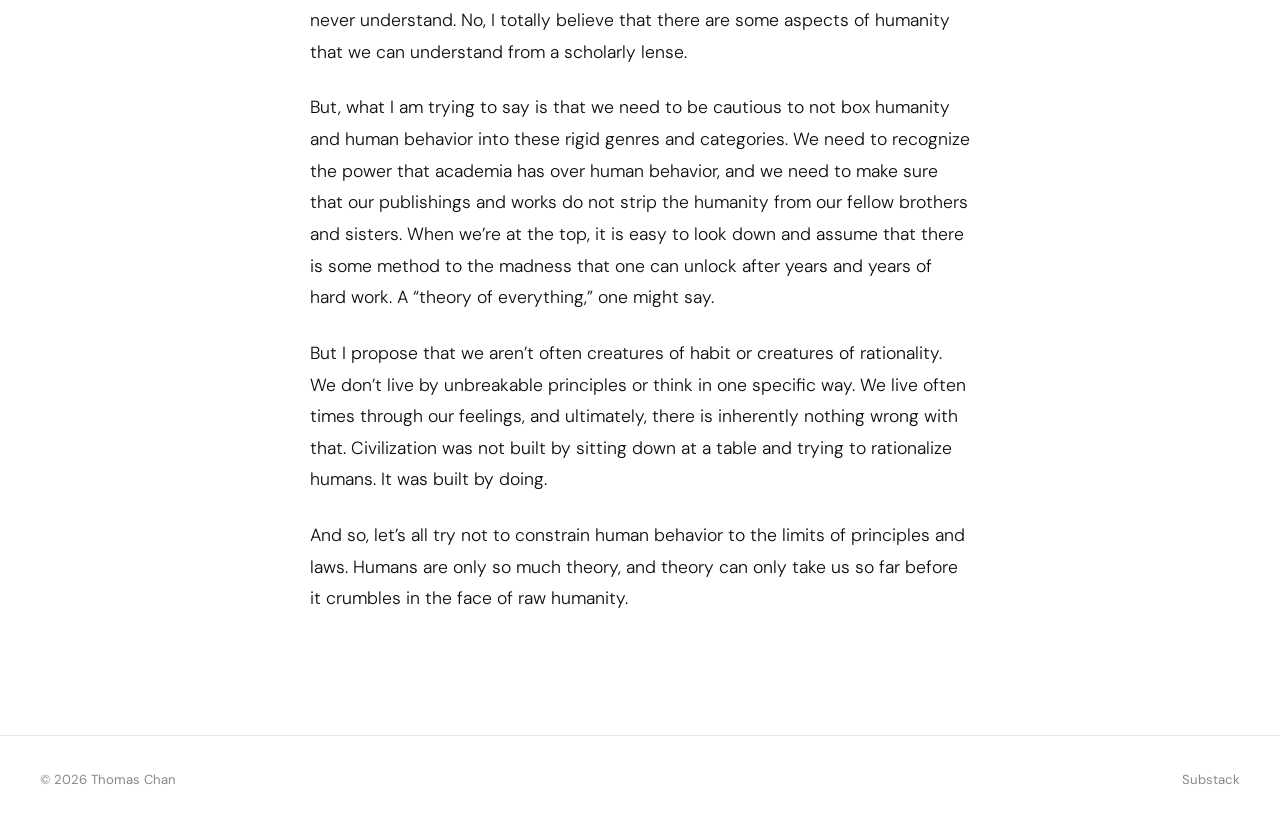
<file: posts/humans-are-only-so-much-theory/index.html>
<!doctype html><html lang=en-us><head><meta charset=utf-8><meta name=viewport content="width=device-width,initial-scale=1"><title>Humans Are Only So Much Theory — Thomas Chan</title><meta name=description content="On the double-hermeneutic effect, and why academic categories can never fully contain what it means to be human."><link rel=preconnect href=https://fonts.googleapis.com><link rel=preconnect href=https://fonts.gstatic.com crossorigin><link href="https://fonts.googleapis.com/css2?family=Cormorant+Garamond:ital,wght@0,400;0,500;0,600;1,400;1,500;1,600&family=DM+Sans:wght@300;400;500&display=swap" rel=stylesheet><link rel=stylesheet href=https://realchese.github.io/thomasc52/css/main.css></head><body><header class=site-header id=site-header><div class=header-inner><a href=https://realchese.github.io/ class=site-name>Thomas Chan</a><nav><a href=https://realchese.github.io/thomasc52/posts/>Essays</a>
<a href=https://realchese.github.io/thomasc52/about/>About</a></nav></div></header><main><article class=article><header class=article-header><h1 class=article-title>Humans Are Only So Much Theory</h1><p class=article-meta>February 25, 2025 · 6 min read</p><div class=hero-rule></div></header><div class="article-body drop-cap"><p>I&rsquo;ll be the first to admit, I often get very lost in the world of academia and academic literature.</p><p>Not because I find these articles and essays particularly challenging or difficult to read (though they most certainly are), but because I very frequently find myself feeling very detached from what it is I am reading. Especially when it comes to the social sciences. I&rsquo;ll explain what I mean.</p><p>Currently, my entire college schedule consists purely of four social sciences and humanities courses: a course in anthropology, a course in economics, a course philosophy, and a course in English. During the semester, my actual course work consists mostly of reading other scholars&rsquo; work, being told to remember some philosopher&rsquo;s notion about the way human beings are or a poet&rsquo;s genius hidden within his words.</p><p>Now, don&rsquo;t get me wrong, this is NOT an article critiquing the school system. I am not trying to be one of those people who says &ldquo;school is useless, it&rsquo;s just brainwashing for the youth.&rdquo; Education is, in my opinion, the single most important thing for a person to acquire.</p><p>But, this is an article where I seek to reflect on the reflexivity of our higher-education&rsquo;s fields of study. What do I mean by this?</p><p>Jason Blakely, a professor at Pepperdine University, published a book called &ldquo;We Built Reality: How Social Science Infiltrated Culture, Politics, and Power.&rdquo; Within this book, he outlines a concept within the social sciences that he calls the &ldquo;double-hermeneutic effect,&rdquo; or the &ldquo;Double-H&rdquo; effect for short. If you don&rsquo;t know already, hermeneutics is itself the method or of interpretation. In a word, it is the art of how we understand things, from texts to communication to human beings.</p><p>So, when Blakely outlines his so-called &ldquo;double-hermeneutic effect,&rdquo; what he attempts to do in his book is describe the process by which our scholarly endeavor to perform hermeneutics to understand the world around us indirectly causes us to perform hermeneutics on ourselves. In other words, in interpreting the world around us and creating boundaries and guidelines by which we categorize the world, we are in a way performing an analysis on ourselves that reveals our values, beliefs, and ideas. This categorization, in turn, leads to what for all intents and purposes is a feedback loop. As Blakely describes, when we divide the world into categories, we change social behavior to reflect those categories, thereby reinforcing their existence.</p><p>That might have been a pretty exhausting blurb about this scholarly notion, so I&rsquo;ll break it down into simpler terms. Let&rsquo;s take the field of economics, for example. Within standard economic models, the basic assumption is that human beings will be selfish. Looking at things like supply and demand, in constructing our models, we set the assumption that producers and consumers will want to always maximize profit or benefit, and it is these maximizations that lead to predictions of how the world might turn out. Of course, these are very elementary assumptions, and I believe (I hope) that no economist can seriously sit down and say that the sole driving motivator of the economy is selfishness. But, nonetheless, they are very critical assumptions within the field.</p><p>From these assumptions, the economic ideology of capitalism was born. Within its core principles lies the assumption that private ownership and the ability to pursue profit are the sole drivers of societal innovation and prosperity. And now, you can probably see where I am going with this.</p><p>Given that the United States and most of the world runs under the banner of capitalism, its systems have directly impacted the way in which people see and interact with the world. Being raised under the ideology&rsquo;s influence, many people freely accept the system&rsquo;s tenets. And thus, a cycle is born. Our initial assumptions about the world led to the construction of a system built to accommodate said assumptions, which in turn caused those assumptions to become reality.</p><p>This is the essence of Blakely&rsquo;s &ldquo;Double-H&rdquo; effect. Theory affects social reality, and social reality affects theory. We, whether we recognize it or not, directly influence the way our society works through the ways we categorize and assume things about it.</p><p>And this is where I want to reflect on my getting lost in the world of academia. In my college courses I am told that &ldquo;these are the ways by which human beings operate.&rdquo; I am told that the human being is a purely rational animal in economics. I am told that culture can be divided into rigid genres and concepts in anthropology. I am told of everything that the human being is, but truthfully, I never really feel like anything that I am told is truly who I am.</p><p>When I write, whether it be poetry or short articles like this one, I am not thinking of the 100 different references and metaphors that English analysts may ascribe to my work in post. When I say a proverb to my friend, I am not thinking of the witty and standardly traditional notions that anthropological folklorists say that proverbs must invoke. When I give my money to a local business, I am not thinking of the rationality or deep opportunity hidden costs of my action. Instead, I merely act, and I merely do.</p><p>And I&rsquo;d like to believe that many other people operate exactly like me. We&rsquo;re human beings after all, not robots. We act often before we think, even though the motto is always to &ldquo;think before you act.&rdquo;</p><p>Now this is not to say that human beings are this irrational creature that we can never understand. No, I totally believe that there are some aspects of humanity that we can understand from a scholarly lense.</p><p>But, what I am trying to say is that we need to be cautious to not box humanity and human behavior into these rigid genres and categories. We need to recognize the power that academia has over human behavior, and we need to make sure that our publishings and works do not strip the humanity from our fellow brothers and sisters. When we&rsquo;re at the top, it is easy to look down and assume that there is some method to the madness that one can unlock after years and years of hard work. A &ldquo;theory of everything,&rdquo; one might say.</p><p>But I propose that we aren&rsquo;t often creatures of habit or creatures of rationality. We don&rsquo;t live by unbreakable principles or think in one specific way. We live often times through our feelings, and ultimately, there is inherently nothing wrong with that. Civilization was not built by sitting down at a table and trying to rationalize humans. It was built by doing.</p><p>And so, let&rsquo;s all try not to constrain human behavior to the limits of principles and laws. Humans are only so much theory, and theory can only take us so far before it crumbles in the face of raw humanity.</p></div></article></main><footer class=site-footer><div class=footer-inner><span>&copy; 2026 Thomas Chan</span>
<a href=https://thomaschan52.substack.com target=_blank rel=noopener>Substack</a></div></footer><script>const header=document.getElementById("site-header");window.addEventListener("scroll",()=>{header.classList.toggle("scrolled",window.scrollY>50)})</script></body></html>
</file>
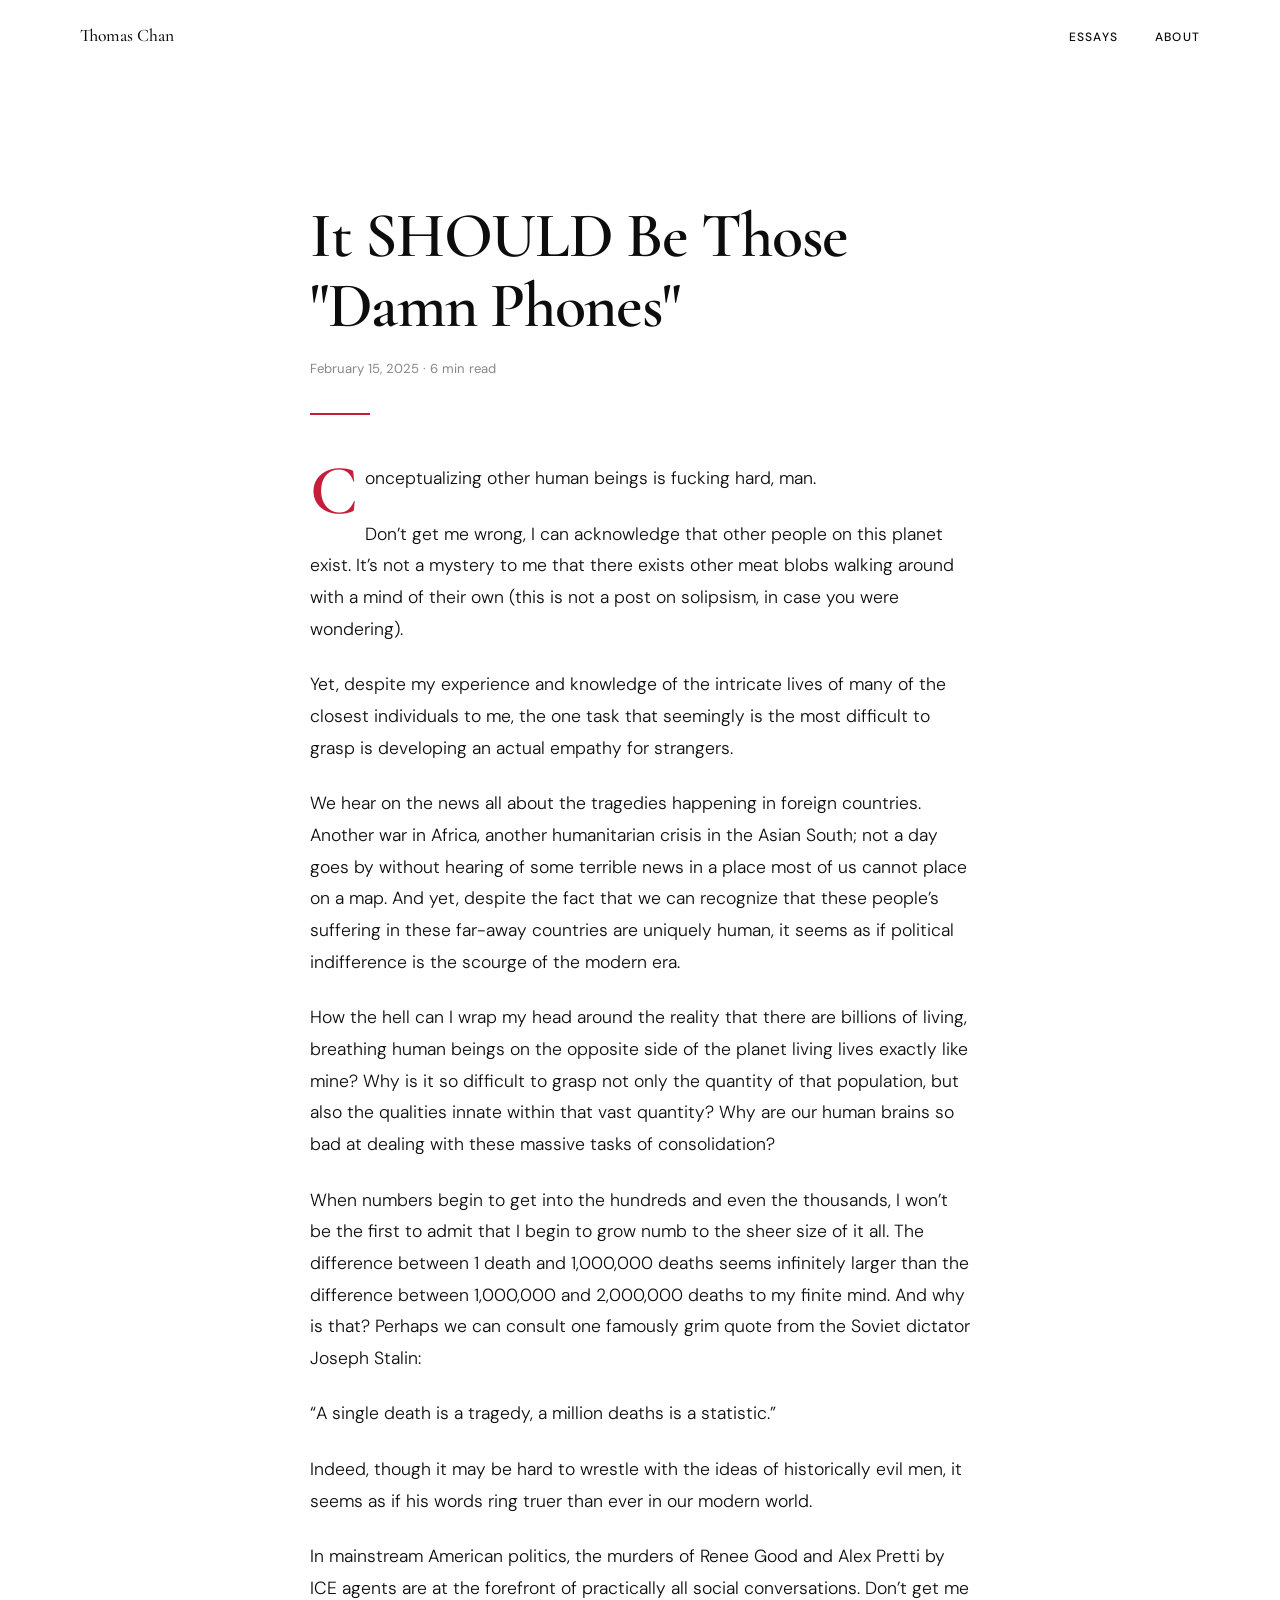
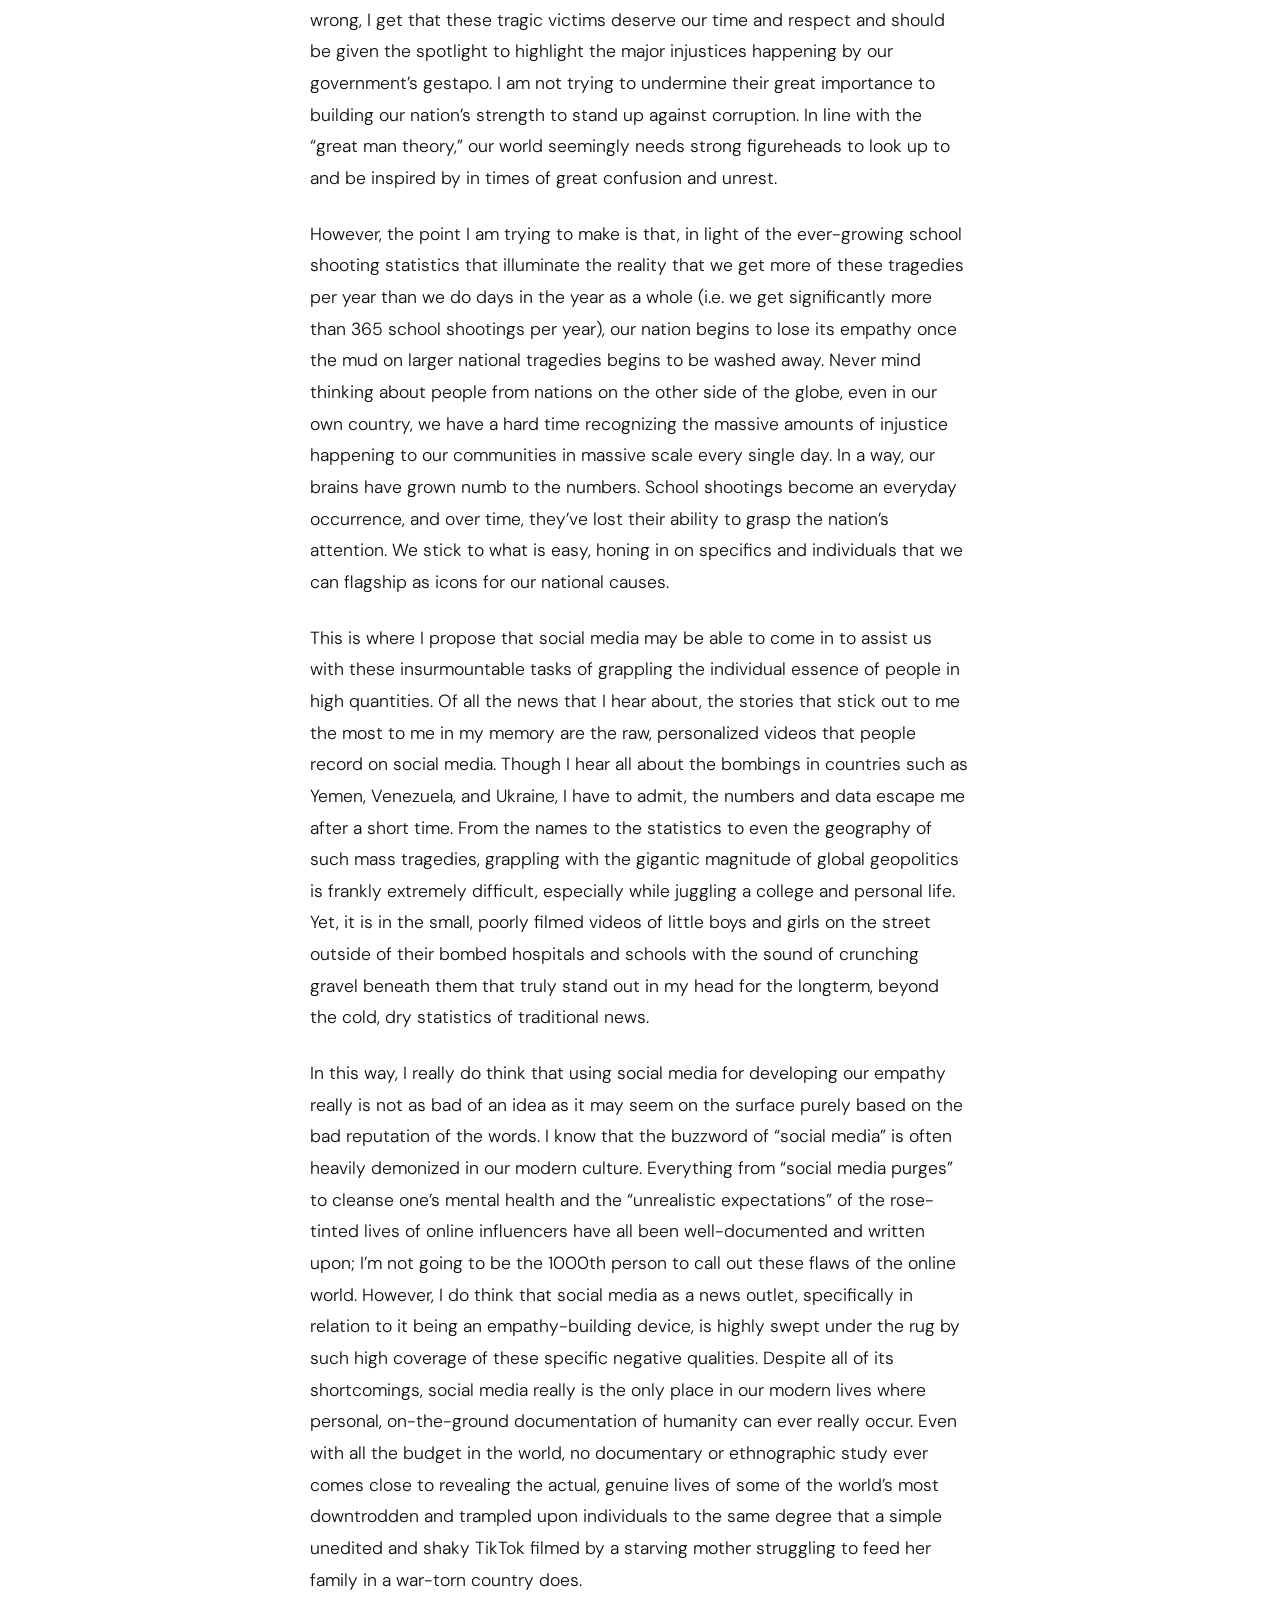
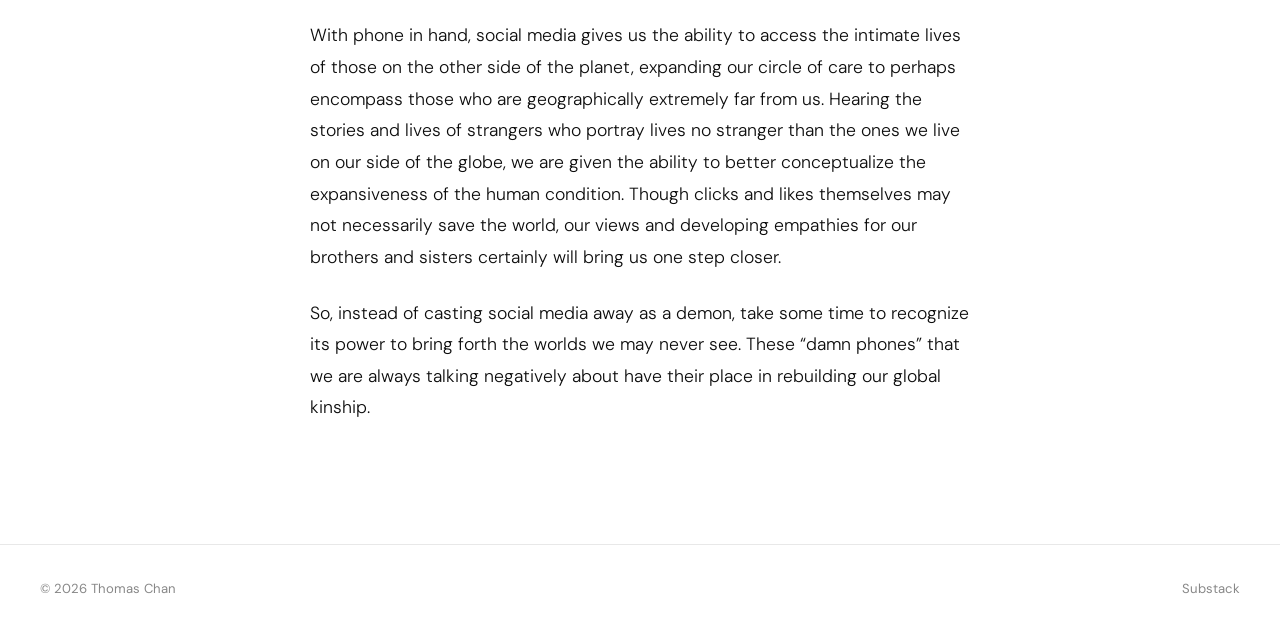
<file: posts/it-should-be-those-damn-phones/index.html>
<!doctype html><html lang=en-us><head><meta charset=utf-8><meta name=viewport content="width=device-width,initial-scale=1"><title>It SHOULD Be Those "Damn Phones" — Thomas Chan</title><meta name=description content="Why raw social media footage builds more empathy than statistics ever could."><link rel=preconnect href=https://fonts.googleapis.com><link rel=preconnect href=https://fonts.gstatic.com crossorigin><link href="https://fonts.googleapis.com/css2?family=Cormorant+Garamond:ital,wght@0,400;0,500;0,600;1,400;1,500;1,600&family=DM+Sans:wght@300;400;500&display=swap" rel=stylesheet><link rel=stylesheet href=https://realchese.github.io/thomasc52/css/main.css></head><body><header class=site-header id=site-header><div class=header-inner><a href=https://realchese.github.io/ class=site-name>Thomas Chan</a><nav><a href=https://realchese.github.io/thomasc52/posts/>Essays</a>
<a href=https://realchese.github.io/thomasc52/about/>About</a></nav></div></header><main><article class=article><header class=article-header><h1 class=article-title>It SHOULD Be Those "Damn Phones"</h1><p class=article-meta>February 15, 2025 · 6 min read</p><div class=hero-rule></div></header><div class="article-body drop-cap"><p>Conceptualizing other human beings is fucking hard, man.</p><p>Don&rsquo;t get me wrong, I can acknowledge that other people on this planet exist. It&rsquo;s not a mystery to me that there exists other meat blobs walking around with a mind of their own (this is not a post on solipsism, in case you were wondering).</p><p>Yet, despite my experience and knowledge of the intricate lives of many of the closest individuals to me, the one task that seemingly is the most difficult to grasp is developing an actual empathy for strangers.</p><p>We hear on the news all about the tragedies happening in foreign countries. Another war in Africa, another humanitarian crisis in the Asian South; not a day goes by without hearing of some terrible news in a place most of us cannot place on a map. And yet, despite the fact that we can recognize that these people&rsquo;s suffering in these far-away countries are uniquely human, it seems as if political indifference is the scourge of the modern era.</p><p>How the hell can I wrap my head around the reality that there are billions of living, breathing human beings on the opposite side of the planet living lives exactly like mine? Why is it so difficult to grasp not only the quantity of that population, but also the qualities innate within that vast quantity? Why are our human brains so bad at dealing with these massive tasks of consolidation?</p><p>When numbers begin to get into the hundreds and even the thousands, I won&rsquo;t be the first to admit that I begin to grow numb to the sheer size of it all. The difference between 1 death and 1,000,000 deaths seems infinitely larger than the difference between 1,000,000 and 2,000,000 deaths to my finite mind. And why is that? Perhaps we can consult one famously grim quote from the Soviet dictator Joseph Stalin:</p><p>&ldquo;A single death is a tragedy, a million deaths is a statistic.&rdquo;</p><p>Indeed, though it may be hard to wrestle with the ideas of historically evil men, it seems as if his words ring truer than ever in our modern world.</p><p>In mainstream American politics, the murders of Renee Good and Alex Pretti by ICE agents are at the forefront of practically all social conversations. Don&rsquo;t get me wrong, I get that these tragic victims deserve our time and respect and should be given the spotlight to highlight the major injustices happening by our government&rsquo;s gestapo. I am not trying to undermine their great importance to building our nation&rsquo;s strength to stand up against corruption. In line with the &ldquo;great man theory,&rdquo; our world seemingly needs strong figureheads to look up to and be inspired by in times of great confusion and unrest.</p><p>However, the point I am trying to make is that, in light of the ever-growing school shooting statistics that illuminate the reality that we get more of these tragedies per year than we do days in the year as a whole (i.e. we get significantly more than 365 school shootings per year), our nation begins to lose its empathy once the mud on larger national tragedies begins to be washed away. Never mind thinking about people from nations on the other side of the globe, even in our own country, we have a hard time recognizing the massive amounts of injustice happening to our communities in massive scale every single day. In a way, our brains have grown numb to the numbers. School shootings become an everyday occurrence, and over time, they&rsquo;ve lost their ability to grasp the nation&rsquo;s attention. We stick to what is easy, honing in on specifics and individuals that we can flagship as icons for our national causes.</p><p>This is where I propose that social media may be able to come in to assist us with these insurmountable tasks of grappling the individual essence of people in high quantities. Of all the news that I hear about, the stories that stick out to me the most to me in my memory are the raw, personalized videos that people record on social media. Though I hear all about the bombings in countries such as Yemen, Venezuela, and Ukraine, I have to admit, the numbers and data escape me after a short time. From the names to the statistics to even the geography of such mass tragedies, grappling with the gigantic magnitude of global geopolitics is frankly extremely difficult, especially while juggling a college and personal life. Yet, it is in the small, poorly filmed videos of little boys and girls on the street outside of their bombed hospitals and schools with the sound of crunching gravel beneath them that truly stand out in my head for the longterm, beyond the cold, dry statistics of traditional news.</p><p>In this way, I really do think that using social media for developing our empathy really is not as bad of an idea as it may seem on the surface purely based on the bad reputation of the words. I know that the buzzword of &ldquo;social media&rdquo; is often heavily demonized in our modern culture. Everything from &ldquo;social media purges&rdquo; to cleanse one&rsquo;s mental health and the &ldquo;unrealistic expectations&rdquo; of the rose-tinted lives of online influencers have all been well-documented and written upon; I&rsquo;m not going to be the 1000th person to call out these flaws of the online world. However, I do think that social media as a news outlet, specifically in relation to it being an empathy-building device, is highly swept under the rug by such high coverage of these specific negative qualities. Despite all of its shortcomings, social media really is the only place in our modern lives where personal, on-the-ground documentation of humanity can ever really occur. Even with all the budget in the world, no documentary or ethnographic study ever comes close to revealing the actual, genuine lives of some of the world&rsquo;s most downtrodden and trampled upon individuals to the same degree that a simple unedited and shaky TikTok filmed by a starving mother struggling to feed her family in a war-torn country does.</p><p>With phone in hand, social media gives us the ability to access the intimate lives of those on the other side of the planet, expanding our circle of care to perhaps encompass those who are geographically extremely far from us. Hearing the stories and lives of strangers who portray lives no stranger than the ones we live on our side of the globe, we are given the ability to better conceptualize the expansiveness of the human condition. Though clicks and likes themselves may not necessarily save the world, our views and developing empathies for our brothers and sisters certainly will bring us one step closer.</p><p>So, instead of casting social media away as a demon, take some time to recognize its power to bring forth the worlds we may never see. These &ldquo;damn phones&rdquo; that we are always talking negatively about have their place in rebuilding our global kinship.</p></div></article></main><footer class=site-footer><div class=footer-inner><span>&copy; 2026 Thomas Chan</span>
<a href=https://thomaschan52.substack.com target=_blank rel=noopener>Substack</a></div></footer><script>const header=document.getElementById("site-header");window.addEventListener("scroll",()=>{header.classList.toggle("scrolled",window.scrollY>50)})</script></body></html>
</file>
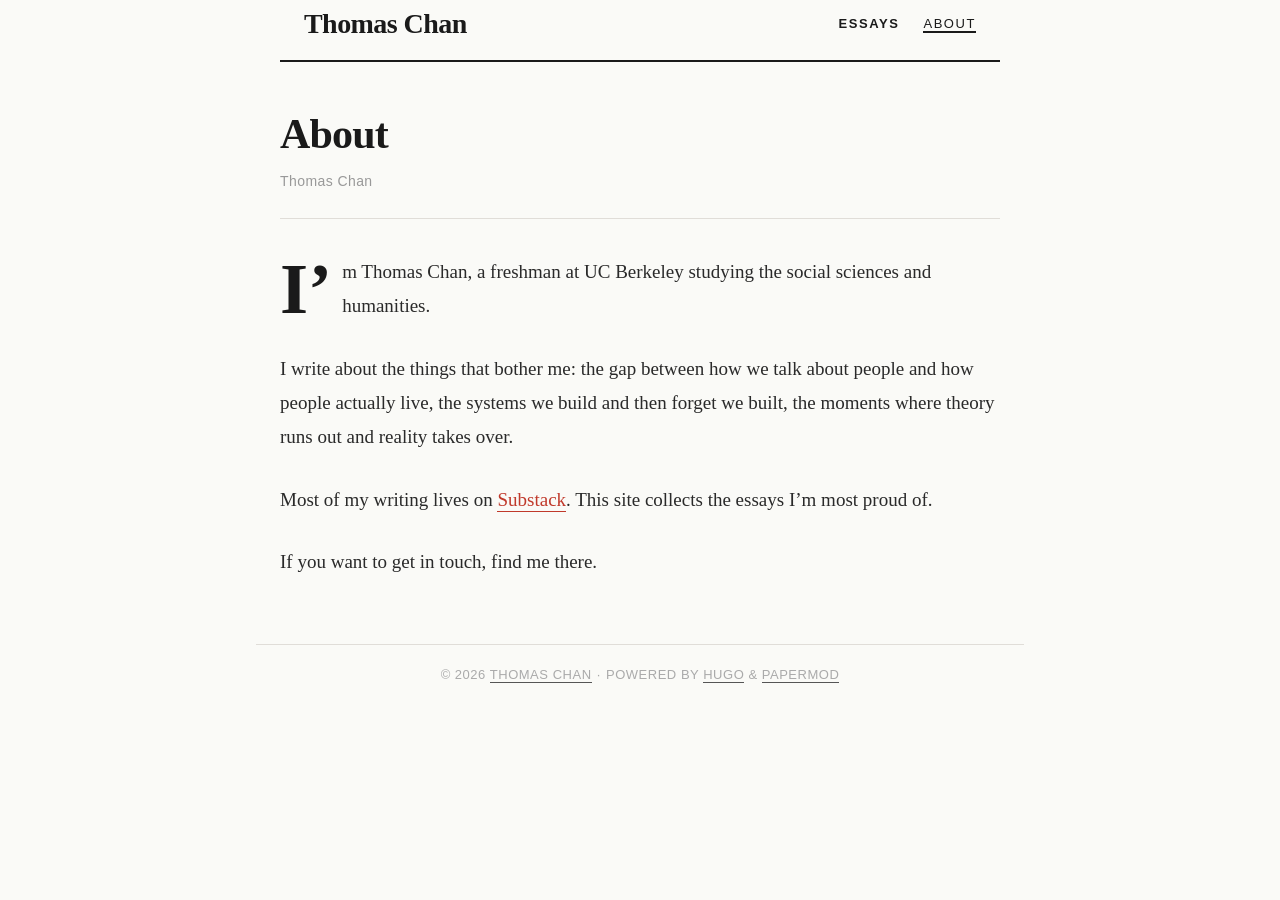
<file: public/about/index.html>
<!doctype html><html lang=en dir=auto data-theme=light><head><meta charset=utf-8><meta http-equiv=X-UA-Compatible content="IE=edge"><meta name=viewport content="width=device-width,initial-scale=1,shrink-to-fit=no"><meta name=robots content="index, follow"><title>About | Thomas Chan</title><meta name=keywords content><meta name=description content="About Thomas Chan"><meta name=author content="Thomas Chan"><link rel=canonical href=https://realchese.github.io/about/><link crossorigin=anonymous href=/assets/css/stylesheet.975cc16bb5902cdb1ccc7909304579484537a34da1363fd85e432636aef70611.css integrity="sha256-l1zBa7WQLNsczHkJMEV5SEU3o02hNj/YXkMmNq73BhE=" rel="preload stylesheet" as=style><link rel=icon href=https://realchese.github.io/favicon.ico><link rel=icon type=image/png sizes=16x16 href=https://realchese.github.io/favicon-16x16.png><link rel=icon type=image/png sizes=32x32 href=https://realchese.github.io/favicon-32x32.png><link rel=apple-touch-icon href=https://realchese.github.io/apple-touch-icon.png><link rel=mask-icon href=https://realchese.github.io/safari-pinned-tab.svg><meta name=theme-color content="#2e2e33"><meta name=msapplication-TileColor content="#2e2e33"><link rel=alternate hreflang=en href=https://realchese.github.io/about/><noscript><style>#theme-toggle,.top-link{display:none}</style></noscript><meta property="og:url" content="https://realchese.github.io/about/"><meta property="og:site_name" content="Thomas Chan"><meta property="og:title" content="About"><meta property="og:description" content="About Thomas Chan"><meta property="og:locale" content="en-us"><meta property="og:type" content="article"><meta name=twitter:card content="summary"><meta name=twitter:title content="About"><meta name=twitter:description content="About Thomas Chan"><script type=application/ld+json>{"@context":"https://schema.org","@type":"BreadcrumbList","itemListElement":[{"@type":"ListItem","position":1,"name":"About","item":"https://realchese.github.io/about/"}]}</script><script type=application/ld+json>{"@context":"https://schema.org","@type":"BlogPosting","headline":"About","name":"About","description":"About Thomas Chan","keywords":[],"articleBody":"I’m Thomas Chan, a freshman at UC Berkeley studying the social sciences and humanities.\nI write about the things that bother me: the gap between how we talk about people and how people actually live, the systems we build and then forget we built, the moments where theory runs out and reality takes over.\nMost of my writing lives on Substack. This site collects the essays I’m most proud of.\nIf you want to get in touch, find me there.\n","wordCount":"80","inLanguage":"en","datePublished":"0001-01-01T00:00:00Z","dateModified":"0001-01-01T00:00:00Z","author":{"@type":"Person","name":"Thomas Chan"},"mainEntityOfPage":{"@type":"WebPage","@id":"https://realchese.github.io/about/"},"publisher":{"@type":"Organization","name":"Thomas Chan","logo":{"@type":"ImageObject","url":"https://realchese.github.io/favicon.ico"}}}</script></head><body id=top><header class=header><nav class=nav><div class=logo><a href=https://realchese.github.io/ accesskey=h title="Thomas Chan (Alt + H)">Thomas Chan</a><div class=logo-switches></div></div><ul id=menu><li><a href=https://realchese.github.io/posts/ title=Essays><span>Essays</span></a></li><li><a href=https://realchese.github.io/about/ title=About><span class=active>About</span></a></li></ul></nav></header><main class=main><article class=post-single><header class=post-header><h1 class="post-title entry-hint-parent">About</h1><div class=post-meta><span>Thomas Chan</span></div></header><div class=post-content><p>I&rsquo;m Thomas Chan, a freshman at UC Berkeley studying the social sciences and humanities.</p><p>I write about the things that bother me: the gap between how we talk about people and how people actually live, the systems we build and then forget we built, the moments where theory runs out and reality takes over.</p><p>Most of my writing lives on <a href=https://thomaschan52.substack.com>Substack</a>. This site collects the essays I&rsquo;m most proud of.</p><p>If you want to get in touch, find me there.</p></div><footer class=post-footer><ul class=post-tags></ul></footer></article></main><footer class=footer><span>&copy; 2026 <a href=https://realchese.github.io/>Thomas Chan</a></span> ·
<span>Powered by
<a href=https://gohugo.io/ rel="noopener noreferrer" target=_blank>Hugo</a> &
<a href=https://github.com/adityatelange/hugo-PaperMod/ rel=noopener target=_blank>PaperMod</a></span></footer><a href=#top aria-label="go to top" title="Go to Top (Alt + G)" class=top-link id=top-link accesskey=g><svg viewBox="0 0 12 6" fill="currentColor"><path d="M12 6H0l6-6z"/></svg>
</a><script>let menu=document.getElementById("menu");if(menu){const e=localStorage.getItem("menu-scroll-position");e&&(menu.scrollLeft=parseInt(e,10)),menu.onscroll=function(){localStorage.setItem("menu-scroll-position",menu.scrollLeft)}}document.querySelectorAll('a[href^="#"]').forEach(e=>{e.addEventListener("click",function(e){e.preventDefault();var t=this.getAttribute("href").substr(1);window.matchMedia("(prefers-reduced-motion: reduce)").matches?document.querySelector(`[id='${decodeURIComponent(t)}']`).scrollIntoView():document.querySelector(`[id='${decodeURIComponent(t)}']`).scrollIntoView({behavior:"smooth"}),t==="top"?history.replaceState(null,null," "):history.pushState(null,null,`#${t}`)})})</script><script>var mybutton=document.getElementById("top-link");window.onscroll=function(){document.body.scrollTop>800||document.documentElement.scrollTop>800?(mybutton.style.visibility="visible",mybutton.style.opacity="1"):(mybutton.style.visibility="hidden",mybutton.style.opacity="0")}</script></body></html>
</file>
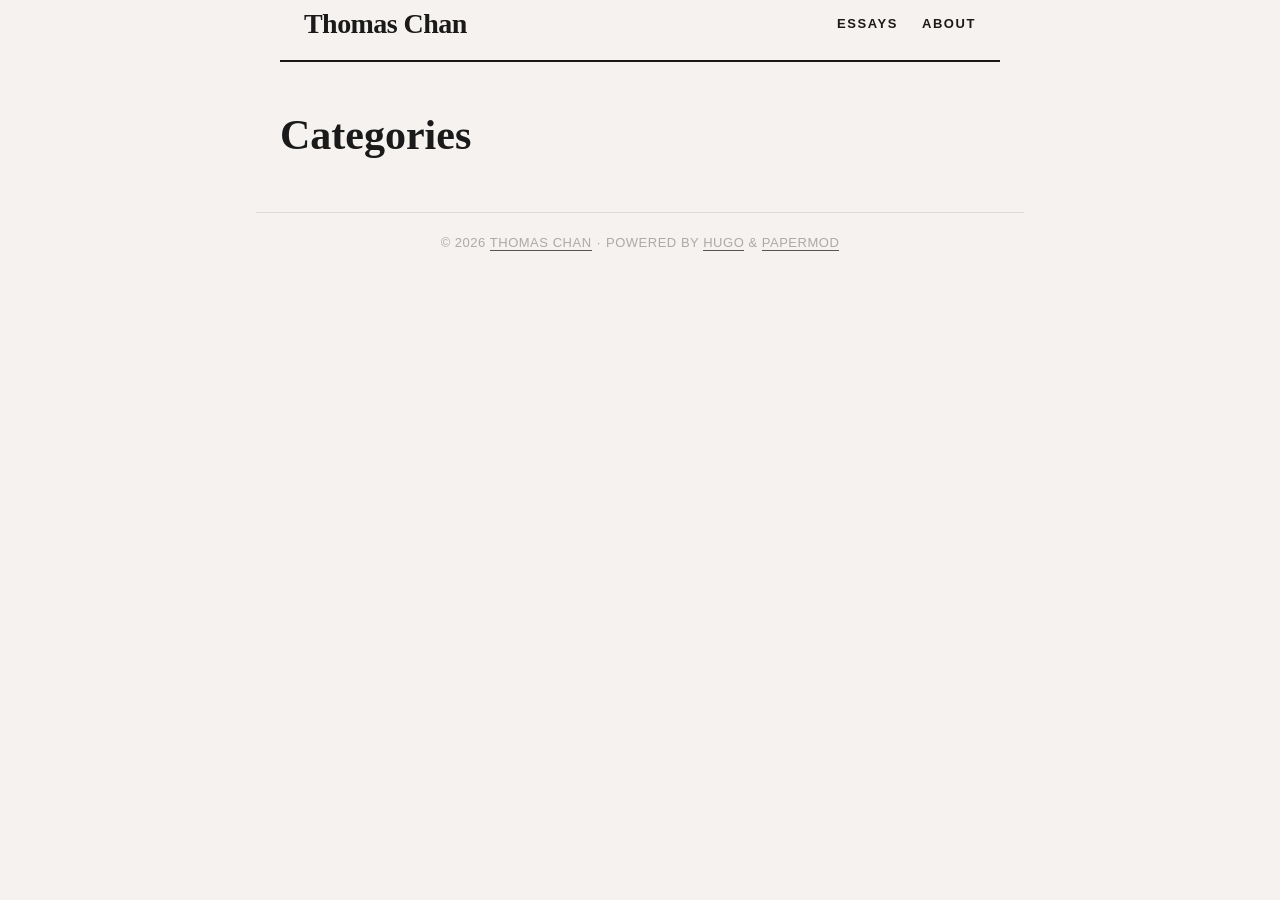
<file: public/categories/index.html>
<!doctype html><html lang=en dir=auto data-theme=light><head><meta charset=utf-8><meta http-equiv=X-UA-Compatible content="IE=edge"><meta name=viewport content="width=device-width,initial-scale=1,shrink-to-fit=no"><meta name=robots content="index, follow"><title>Categories | Thomas Chan</title><meta name=keywords content><meta name=description content="Essays on culture, politics, and what it means to be human."><meta name=author content="Thomas Chan"><link rel=canonical href=https://realchese.github.io/categories/><link crossorigin=anonymous href=/assets/css/stylesheet.975cc16bb5902cdb1ccc7909304579484537a34da1363fd85e432636aef70611.css integrity="sha256-l1zBa7WQLNsczHkJMEV5SEU3o02hNj/YXkMmNq73BhE=" rel="preload stylesheet" as=style><link rel=icon href=https://realchese.github.io/favicon.ico><link rel=icon type=image/png sizes=16x16 href=https://realchese.github.io/favicon-16x16.png><link rel=icon type=image/png sizes=32x32 href=https://realchese.github.io/favicon-32x32.png><link rel=apple-touch-icon href=https://realchese.github.io/apple-touch-icon.png><link rel=mask-icon href=https://realchese.github.io/safari-pinned-tab.svg><meta name=theme-color content="#2e2e33"><meta name=msapplication-TileColor content="#2e2e33"><link rel=alternate type=application/rss+xml href=https://realchese.github.io/categories/index.xml title=rss><link rel=alternate hreflang=en href=https://realchese.github.io/categories/><noscript><style>#theme-toggle,.top-link{display:none}</style></noscript><meta property="og:url" content="https://realchese.github.io/categories/"><meta property="og:site_name" content="Thomas Chan"><meta property="og:title" content="Categories"><meta property="og:description" content="Essays on culture, politics, and what it means to be human."><meta property="og:locale" content="en-us"><meta property="og:type" content="website"><meta name=twitter:card content="summary"><meta name=twitter:title content="Categories"><meta name=twitter:description content="Essays on culture, politics, and what it means to be human."></head><body class=list id=top><header class=header><nav class=nav><div class=logo><a href=https://realchese.github.io/ accesskey=h title="Thomas Chan (Alt + H)">Thomas Chan</a><div class=logo-switches></div></div><ul id=menu><li><a href=https://realchese.github.io/posts/ title=Essays><span>Essays</span></a></li><li><a href=https://realchese.github.io/about/ title=About><span>About</span></a></li></ul></nav></header><main class=main><header class=page-header><h1>Categories</h1></header><ul class=terms-tags></ul></main><footer class=footer><span>&copy; 2026 <a href=https://realchese.github.io/>Thomas Chan</a></span> ·
<span>Powered by
<a href=https://gohugo.io/ rel="noopener noreferrer" target=_blank>Hugo</a> &
<a href=https://github.com/adityatelange/hugo-PaperMod/ rel=noopener target=_blank>PaperMod</a></span></footer><a href=#top aria-label="go to top" title="Go to Top (Alt + G)" class=top-link id=top-link accesskey=g><svg viewBox="0 0 12 6" fill="currentColor"><path d="M12 6H0l6-6z"/></svg>
</a><script>let menu=document.getElementById("menu");if(menu){const e=localStorage.getItem("menu-scroll-position");e&&(menu.scrollLeft=parseInt(e,10)),menu.onscroll=function(){localStorage.setItem("menu-scroll-position",menu.scrollLeft)}}document.querySelectorAll('a[href^="#"]').forEach(e=>{e.addEventListener("click",function(e){e.preventDefault();var t=this.getAttribute("href").substr(1);window.matchMedia("(prefers-reduced-motion: reduce)").matches?document.querySelector(`[id='${decodeURIComponent(t)}']`).scrollIntoView():document.querySelector(`[id='${decodeURIComponent(t)}']`).scrollIntoView({behavior:"smooth"}),t==="top"?history.replaceState(null,null," "):history.pushState(null,null,`#${t}`)})})</script><script>var mybutton=document.getElementById("top-link");window.onscroll=function(){document.body.scrollTop>800||document.documentElement.scrollTop>800?(mybutton.style.visibility="visible",mybutton.style.opacity="1"):(mybutton.style.visibility="hidden",mybutton.style.opacity="0")}</script></body></html>
</file>
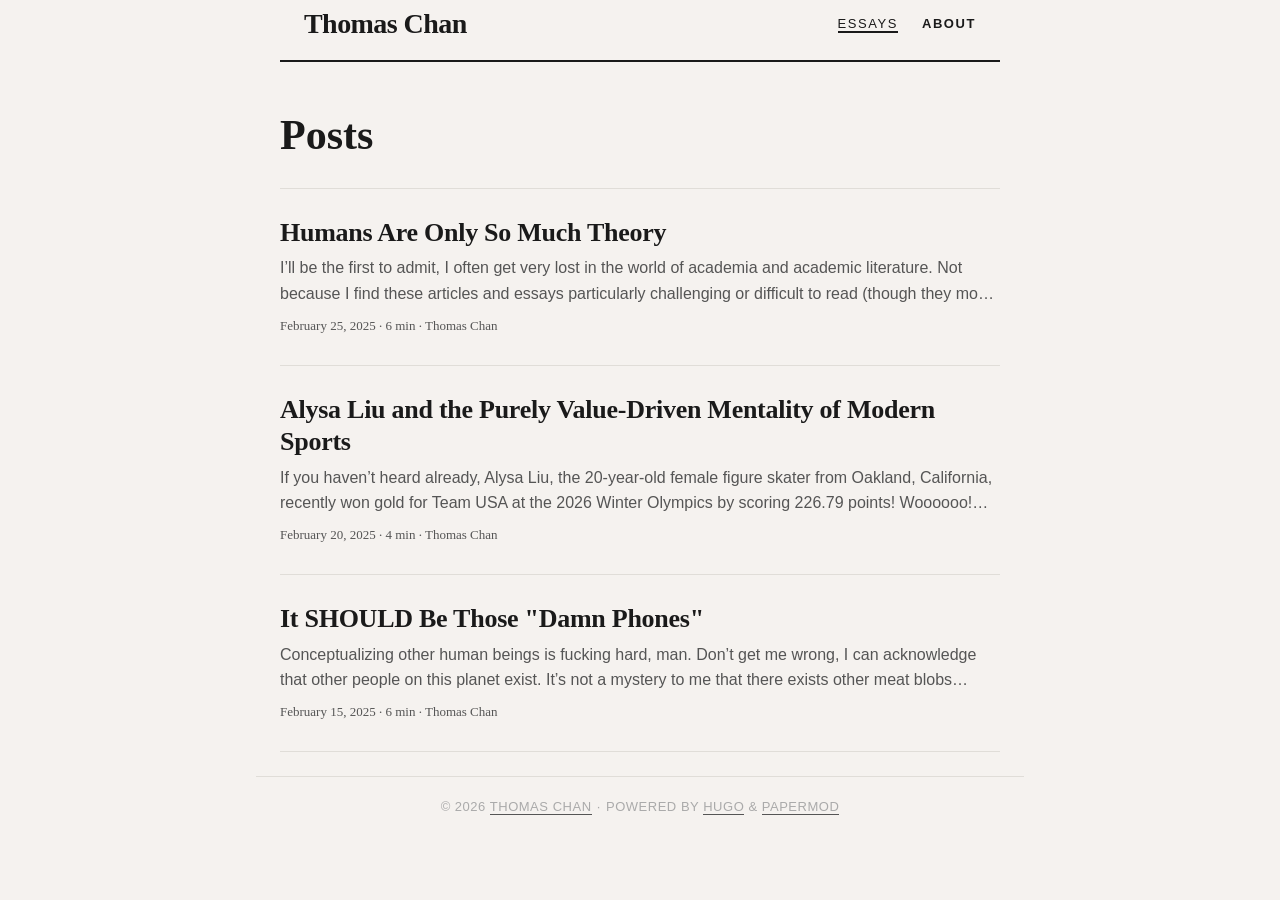
<file: public/posts/index.html>
<!doctype html><html lang=en dir=auto data-theme=light><head><meta charset=utf-8><meta http-equiv=X-UA-Compatible content="IE=edge"><meta name=viewport content="width=device-width,initial-scale=1,shrink-to-fit=no"><meta name=robots content="index, follow"><title>Posts | Thomas Chan</title><meta name=keywords content><meta name=description content="Posts - Thomas Chan"><meta name=author content="Thomas Chan"><link rel=canonical href=https://realchese.github.io/posts/><link crossorigin=anonymous href=/assets/css/stylesheet.975cc16bb5902cdb1ccc7909304579484537a34da1363fd85e432636aef70611.css integrity="sha256-l1zBa7WQLNsczHkJMEV5SEU3o02hNj/YXkMmNq73BhE=" rel="preload stylesheet" as=style><link rel=icon href=https://realchese.github.io/favicon.ico><link rel=icon type=image/png sizes=16x16 href=https://realchese.github.io/favicon-16x16.png><link rel=icon type=image/png sizes=32x32 href=https://realchese.github.io/favicon-32x32.png><link rel=apple-touch-icon href=https://realchese.github.io/apple-touch-icon.png><link rel=mask-icon href=https://realchese.github.io/safari-pinned-tab.svg><meta name=theme-color content="#2e2e33"><meta name=msapplication-TileColor content="#2e2e33"><link rel=alternate type=application/rss+xml href=https://realchese.github.io/posts/index.xml title=rss><link rel=alternate hreflang=en href=https://realchese.github.io/posts/><noscript><style>#theme-toggle,.top-link{display:none}</style></noscript><meta property="og:url" content="https://realchese.github.io/posts/"><meta property="og:site_name" content="Thomas Chan"><meta property="og:title" content="Posts"><meta property="og:description" content="Essays on culture, politics, and what it means to be human."><meta property="og:locale" content="en-us"><meta property="og:type" content="website"><meta name=twitter:card content="summary"><meta name=twitter:title content="Posts"><meta name=twitter:description content="Essays on culture, politics, and what it means to be human."><script type=application/ld+json>{"@context":"https://schema.org","@type":"BreadcrumbList","itemListElement":[{"@type":"ListItem","position":1,"name":"Posts","item":"https://realchese.github.io/posts/"}]}</script></head><body class=list id=top><header class=header><nav class=nav><div class=logo><a href=https://realchese.github.io/ accesskey=h title="Thomas Chan (Alt + H)">Thomas Chan</a><div class=logo-switches></div></div><ul id=menu><li><a href=https://realchese.github.io/posts/ title=Essays><span class=active>Essays</span></a></li><li><a href=https://realchese.github.io/about/ title=About><span>About</span></a></li></ul></nav></header><main class=main><header class=page-header><h1>Posts</h1></header><article class=post-entry><header class=entry-header><h2 class=entry-hint-parent>Humans Are Only So Much Theory</h2></header><div class=entry-content><p>I’ll be the first to admit, I often get very lost in the world of academia and academic literature.
Not because I find these articles and essays particularly challenging or difficult to read (though they most certainly are), but because I very frequently find myself feeling very detached from what it is I am reading. Especially when it comes to the social sciences. I’ll explain what I mean.
Currently, my entire college schedule consists purely of four social sciences and humanities courses: a course in anthropology, a course in economics, a course philosophy, and a course in English. During the semester, my actual course work consists mostly of reading other scholars’ work, being told to remember some philosopher’s notion about the way human beings are or a poet’s genius hidden within his words.
...</p></div><footer class=entry-footer><span title='2025-02-25 00:00:00 +0000 UTC'>February 25, 2025</span>&nbsp;·&nbsp;<span>6 min</span>&nbsp;·&nbsp;<span>Thomas Chan</span></footer><a class=entry-link aria-label="post link to Humans Are Only So Much Theory" href=https://realchese.github.io/posts/humans-are-only-so-much-theory/></a></article><article class=post-entry><header class=entry-header><h2 class=entry-hint-parent>Alysa Liu and the Purely Value-Driven Mentality of Modern Sports</h2></header><div class=entry-content><p>If you haven’t heard already, Alysa Liu, the 20-year-old female figure skater from Oakland, California, recently won gold for Team USA at the 2026 Winter Olympics by scoring 226.79 points! Woooooo! USA, USA, USA!
But, wait a minute, if all that happened was that Alysa Liu won Team USA a gold medal at the Olympics and, at least for a brief moment, united our nation’s vast partisan differences through her winning of the first female figure skating gold medal in nearly 24 years for the United States, why the hell am I even writing an article about this? Isn’t this topic already oversaturated enough?
...</p></div><footer class=entry-footer><span title='2025-02-20 00:00:00 +0000 UTC'>February 20, 2025</span>&nbsp;·&nbsp;<span>4 min</span>&nbsp;·&nbsp;<span>Thomas Chan</span></footer><a class=entry-link aria-label="post link to Alysa Liu and the Purely Value-Driven Mentality of Modern Sports" href=https://realchese.github.io/posts/alysa-liu-value-driven-mentality/></a></article><article class=post-entry><header class=entry-header><h2 class=entry-hint-parent>It SHOULD Be Those "Damn Phones"</h2></header><div class=entry-content><p>Conceptualizing other human beings is fucking hard, man.
Don’t get me wrong, I can acknowledge that other people on this planet exist. It’s not a mystery to me that there exists other meat blobs walking around with a mind of their own (this is not a post on solipsism, in case you were wondering).
Yet, despite my experience and knowledge of the intricate lives of many of the closest individuals to me, the one task that seemingly is the most difficult to grasp is developing an actual empathy for strangers.
...</p></div><footer class=entry-footer><span title='2025-02-15 00:00:00 +0000 UTC'>February 15, 2025</span>&nbsp;·&nbsp;<span>6 min</span>&nbsp;·&nbsp;<span>Thomas Chan</span></footer><a class=entry-link aria-label='post link to It SHOULD Be Those "Damn Phones"' href=https://realchese.github.io/posts/it-should-be-those-damn-phones/></a></article></main><footer class=footer><span>&copy; 2026 <a href=https://realchese.github.io/>Thomas Chan</a></span> ·
<span>Powered by
<a href=https://gohugo.io/ rel="noopener noreferrer" target=_blank>Hugo</a> &
<a href=https://github.com/adityatelange/hugo-PaperMod/ rel=noopener target=_blank>PaperMod</a></span></footer><a href=#top aria-label="go to top" title="Go to Top (Alt + G)" class=top-link id=top-link accesskey=g><svg viewBox="0 0 12 6" fill="currentColor"><path d="M12 6H0l6-6z"/></svg>
</a><script>let menu=document.getElementById("menu");if(menu){const e=localStorage.getItem("menu-scroll-position");e&&(menu.scrollLeft=parseInt(e,10)),menu.onscroll=function(){localStorage.setItem("menu-scroll-position",menu.scrollLeft)}}document.querySelectorAll('a[href^="#"]').forEach(e=>{e.addEventListener("click",function(e){e.preventDefault();var t=this.getAttribute("href").substr(1);window.matchMedia("(prefers-reduced-motion: reduce)").matches?document.querySelector(`[id='${decodeURIComponent(t)}']`).scrollIntoView():document.querySelector(`[id='${decodeURIComponent(t)}']`).scrollIntoView({behavior:"smooth"}),t==="top"?history.replaceState(null,null," "):history.pushState(null,null,`#${t}`)})})</script><script>var mybutton=document.getElementById("top-link");window.onscroll=function(){document.body.scrollTop>800||document.documentElement.scrollTop>800?(mybutton.style.visibility="visible",mybutton.style.opacity="1"):(mybutton.style.visibility="hidden",mybutton.style.opacity="0")}</script></body></html>
</file>
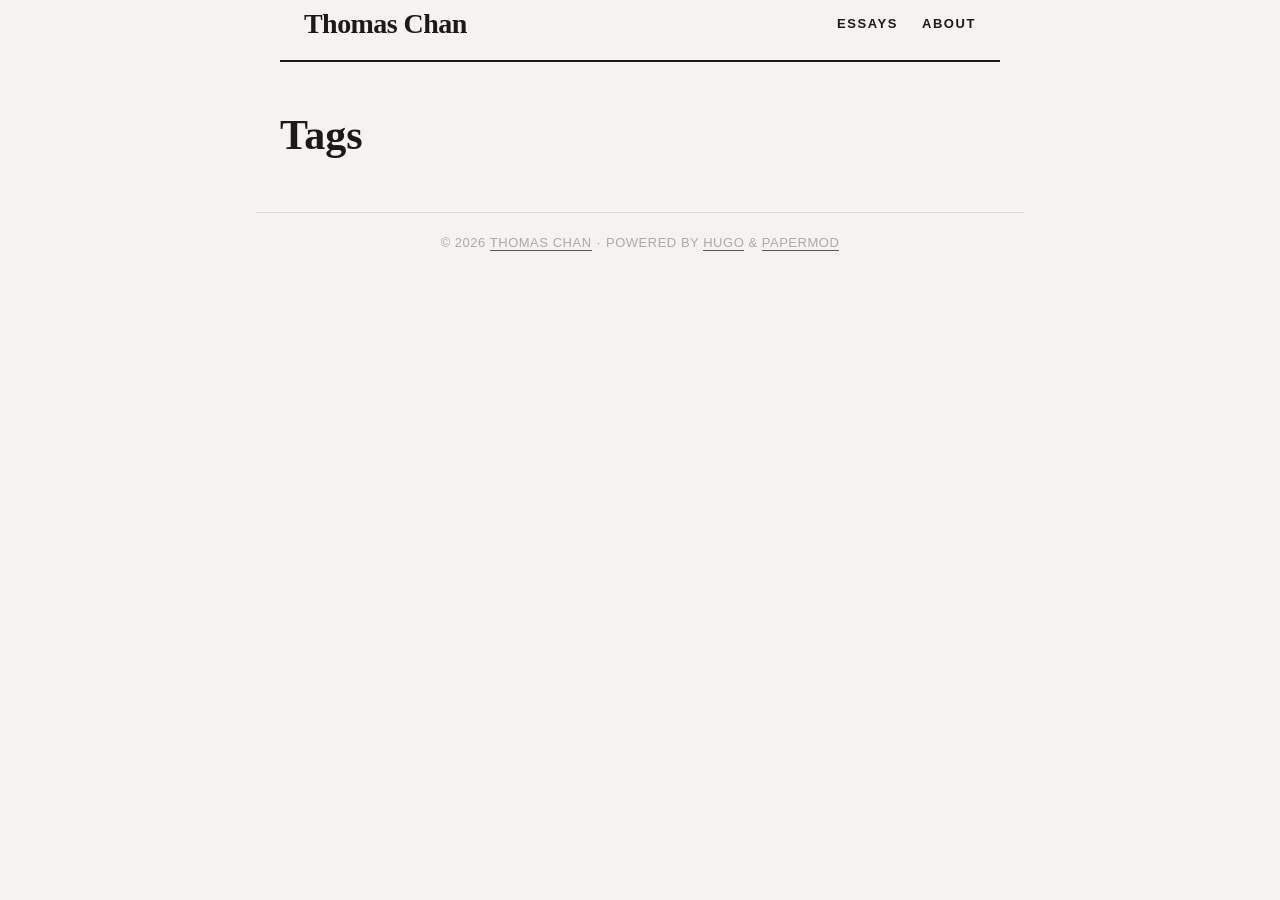
<file: public/tags/index.html>
<!doctype html><html lang=en dir=auto data-theme=light><head><meta charset=utf-8><meta http-equiv=X-UA-Compatible content="IE=edge"><meta name=viewport content="width=device-width,initial-scale=1,shrink-to-fit=no"><meta name=robots content="index, follow"><title>Tags | Thomas Chan</title><meta name=keywords content><meta name=description content="Essays on culture, politics, and what it means to be human."><meta name=author content="Thomas Chan"><link rel=canonical href=https://realchese.github.io/tags/><link crossorigin=anonymous href=/assets/css/stylesheet.975cc16bb5902cdb1ccc7909304579484537a34da1363fd85e432636aef70611.css integrity="sha256-l1zBa7WQLNsczHkJMEV5SEU3o02hNj/YXkMmNq73BhE=" rel="preload stylesheet" as=style><link rel=icon href=https://realchese.github.io/favicon.ico><link rel=icon type=image/png sizes=16x16 href=https://realchese.github.io/favicon-16x16.png><link rel=icon type=image/png sizes=32x32 href=https://realchese.github.io/favicon-32x32.png><link rel=apple-touch-icon href=https://realchese.github.io/apple-touch-icon.png><link rel=mask-icon href=https://realchese.github.io/safari-pinned-tab.svg><meta name=theme-color content="#2e2e33"><meta name=msapplication-TileColor content="#2e2e33"><link rel=alternate type=application/rss+xml href=https://realchese.github.io/tags/index.xml title=rss><link rel=alternate hreflang=en href=https://realchese.github.io/tags/><noscript><style>#theme-toggle,.top-link{display:none}</style></noscript><meta property="og:url" content="https://realchese.github.io/tags/"><meta property="og:site_name" content="Thomas Chan"><meta property="og:title" content="Tags"><meta property="og:description" content="Essays on culture, politics, and what it means to be human."><meta property="og:locale" content="en-us"><meta property="og:type" content="website"><meta name=twitter:card content="summary"><meta name=twitter:title content="Tags"><meta name=twitter:description content="Essays on culture, politics, and what it means to be human."></head><body class=list id=top><header class=header><nav class=nav><div class=logo><a href=https://realchese.github.io/ accesskey=h title="Thomas Chan (Alt + H)">Thomas Chan</a><div class=logo-switches></div></div><ul id=menu><li><a href=https://realchese.github.io/posts/ title=Essays><span>Essays</span></a></li><li><a href=https://realchese.github.io/about/ title=About><span>About</span></a></li></ul></nav></header><main class=main><header class=page-header><h1>Tags</h1></header><ul class=terms-tags></ul></main><footer class=footer><span>&copy; 2026 <a href=https://realchese.github.io/>Thomas Chan</a></span> ·
<span>Powered by
<a href=https://gohugo.io/ rel="noopener noreferrer" target=_blank>Hugo</a> &
<a href=https://github.com/adityatelange/hugo-PaperMod/ rel=noopener target=_blank>PaperMod</a></span></footer><a href=#top aria-label="go to top" title="Go to Top (Alt + G)" class=top-link id=top-link accesskey=g><svg viewBox="0 0 12 6" fill="currentColor"><path d="M12 6H0l6-6z"/></svg>
</a><script>let menu=document.getElementById("menu");if(menu){const e=localStorage.getItem("menu-scroll-position");e&&(menu.scrollLeft=parseInt(e,10)),menu.onscroll=function(){localStorage.setItem("menu-scroll-position",menu.scrollLeft)}}document.querySelectorAll('a[href^="#"]').forEach(e=>{e.addEventListener("click",function(e){e.preventDefault();var t=this.getAttribute("href").substr(1);window.matchMedia("(prefers-reduced-motion: reduce)").matches?document.querySelector(`[id='${decodeURIComponent(t)}']`).scrollIntoView():document.querySelector(`[id='${decodeURIComponent(t)}']`).scrollIntoView({behavior:"smooth"}),t==="top"?history.replaceState(null,null," "):history.pushState(null,null,`#${t}`)})})</script><script>var mybutton=document.getElementById("top-link");window.onscroll=function(){document.body.scrollTop>800||document.documentElement.scrollTop>800?(mybutton.style.visibility="visible",mybutton.style.opacity="1"):(mybutton.style.visibility="hidden",mybutton.style.opacity="0")}</script></body></html>
</file>
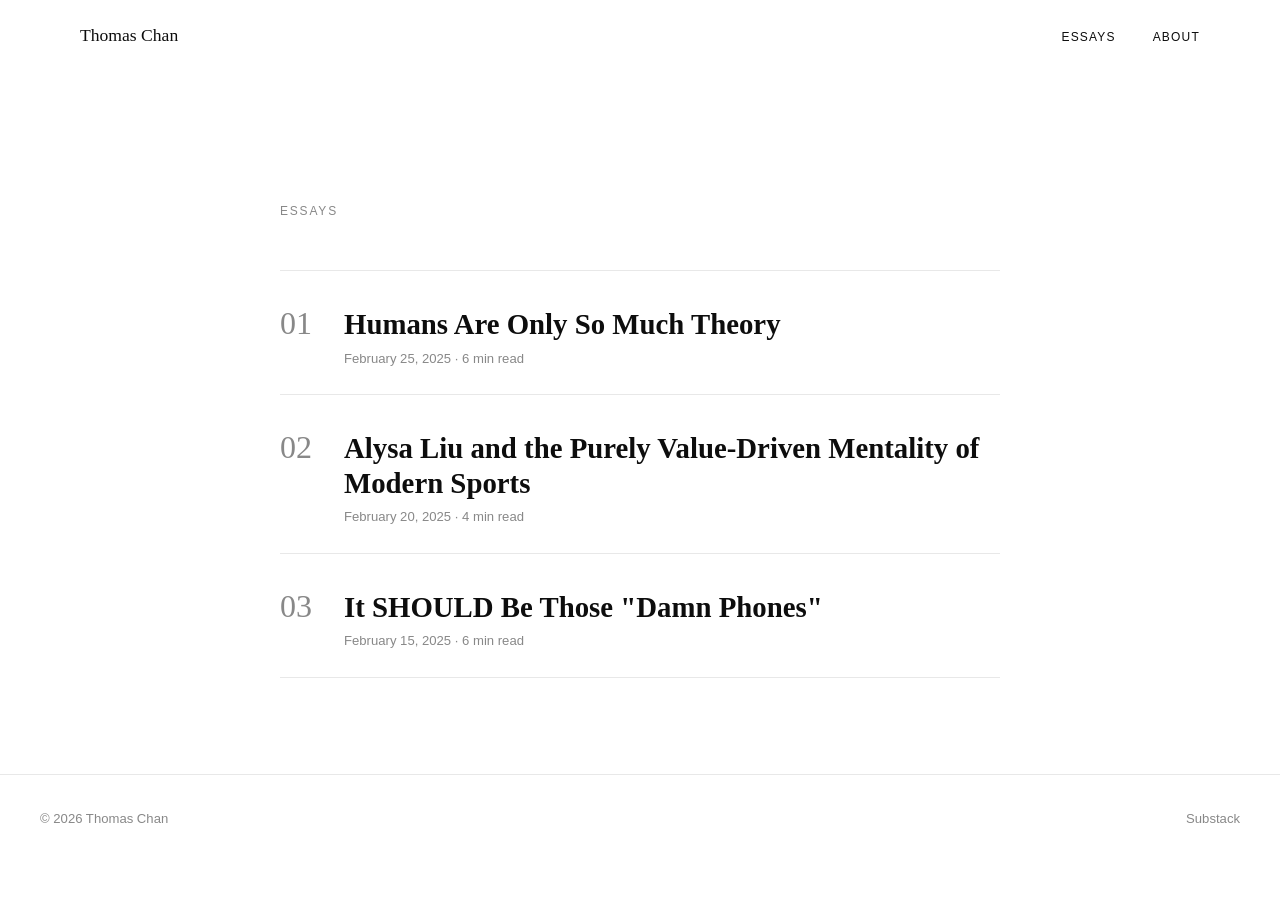
<file: posts/page/1/index.html>
<!doctype html><html lang=en-us><head><title>https://realchese.github.io/thomasc52/posts/</title><link rel=canonical href=https://realchese.github.io/thomasc52/posts/><meta charset=utf-8><meta http-equiv=refresh content="0; url=https://realchese.github.io/thomasc52/posts/"></head></html>
</file>
